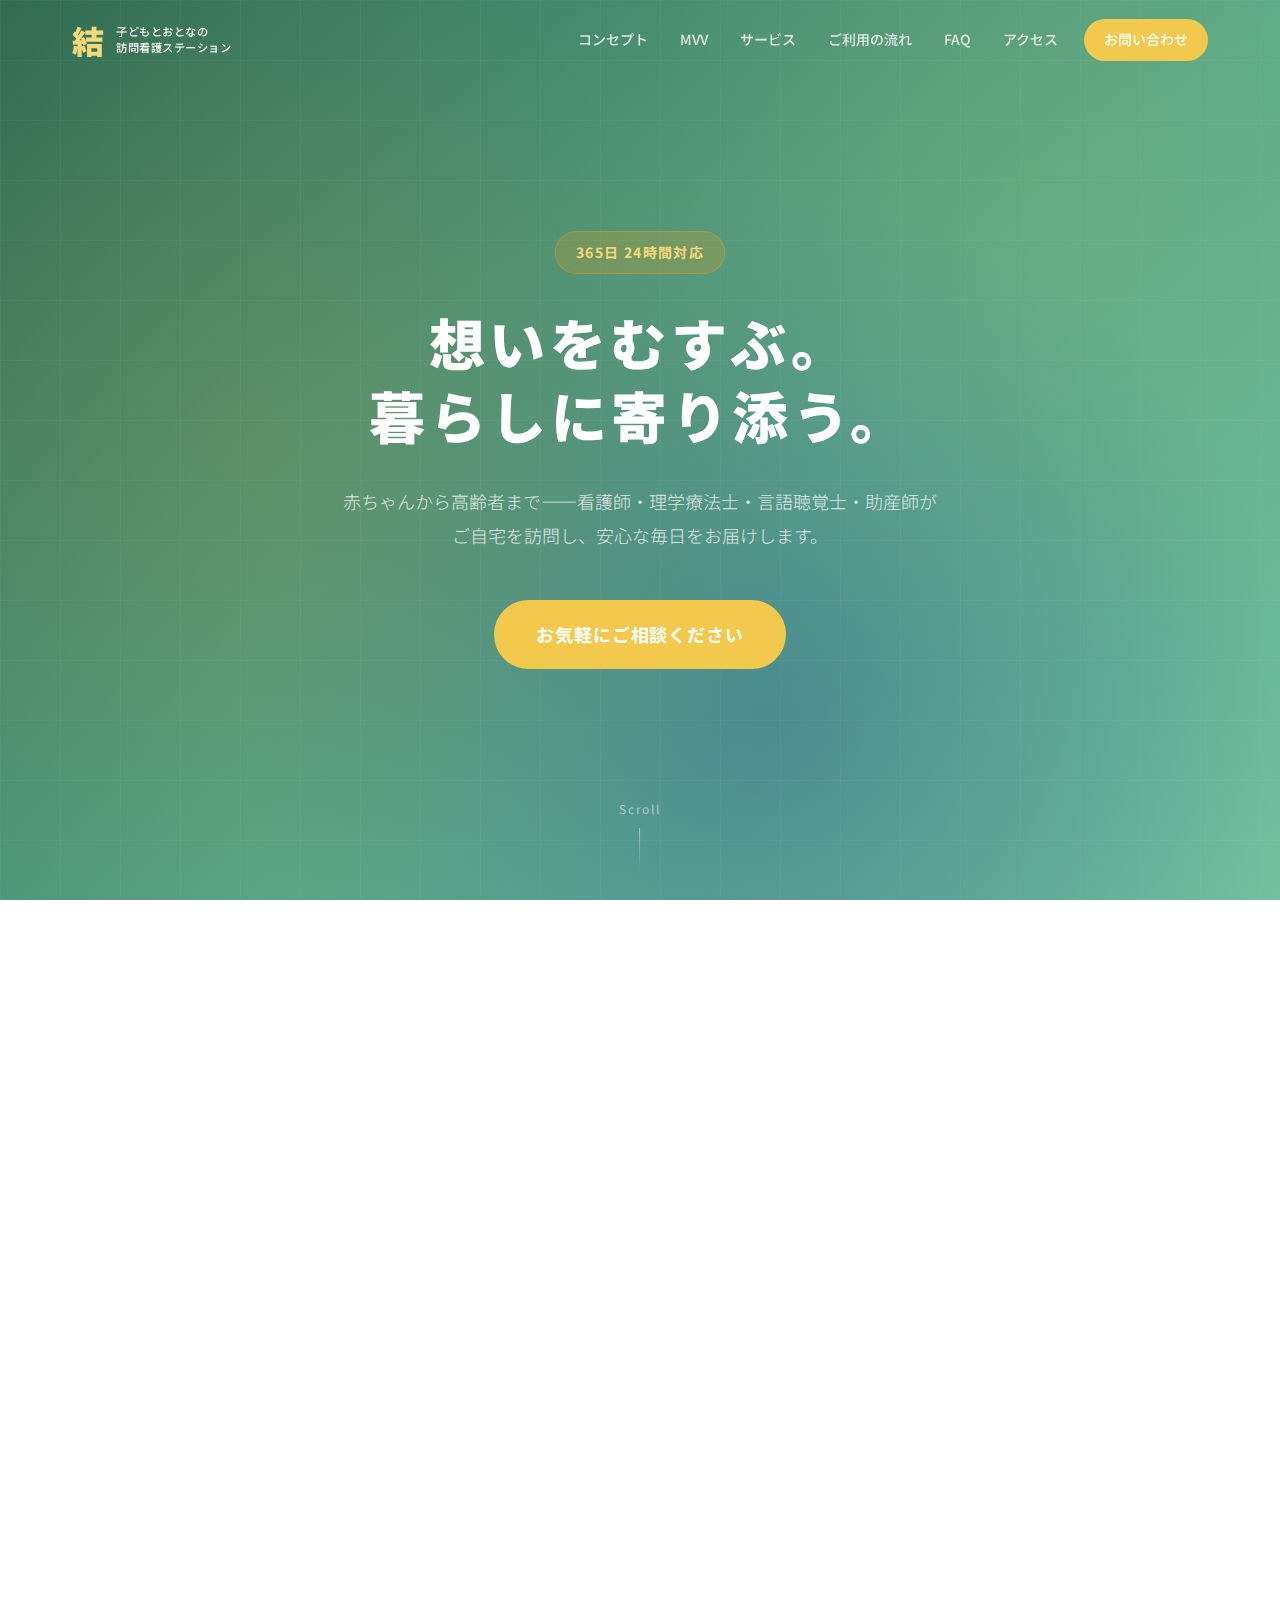
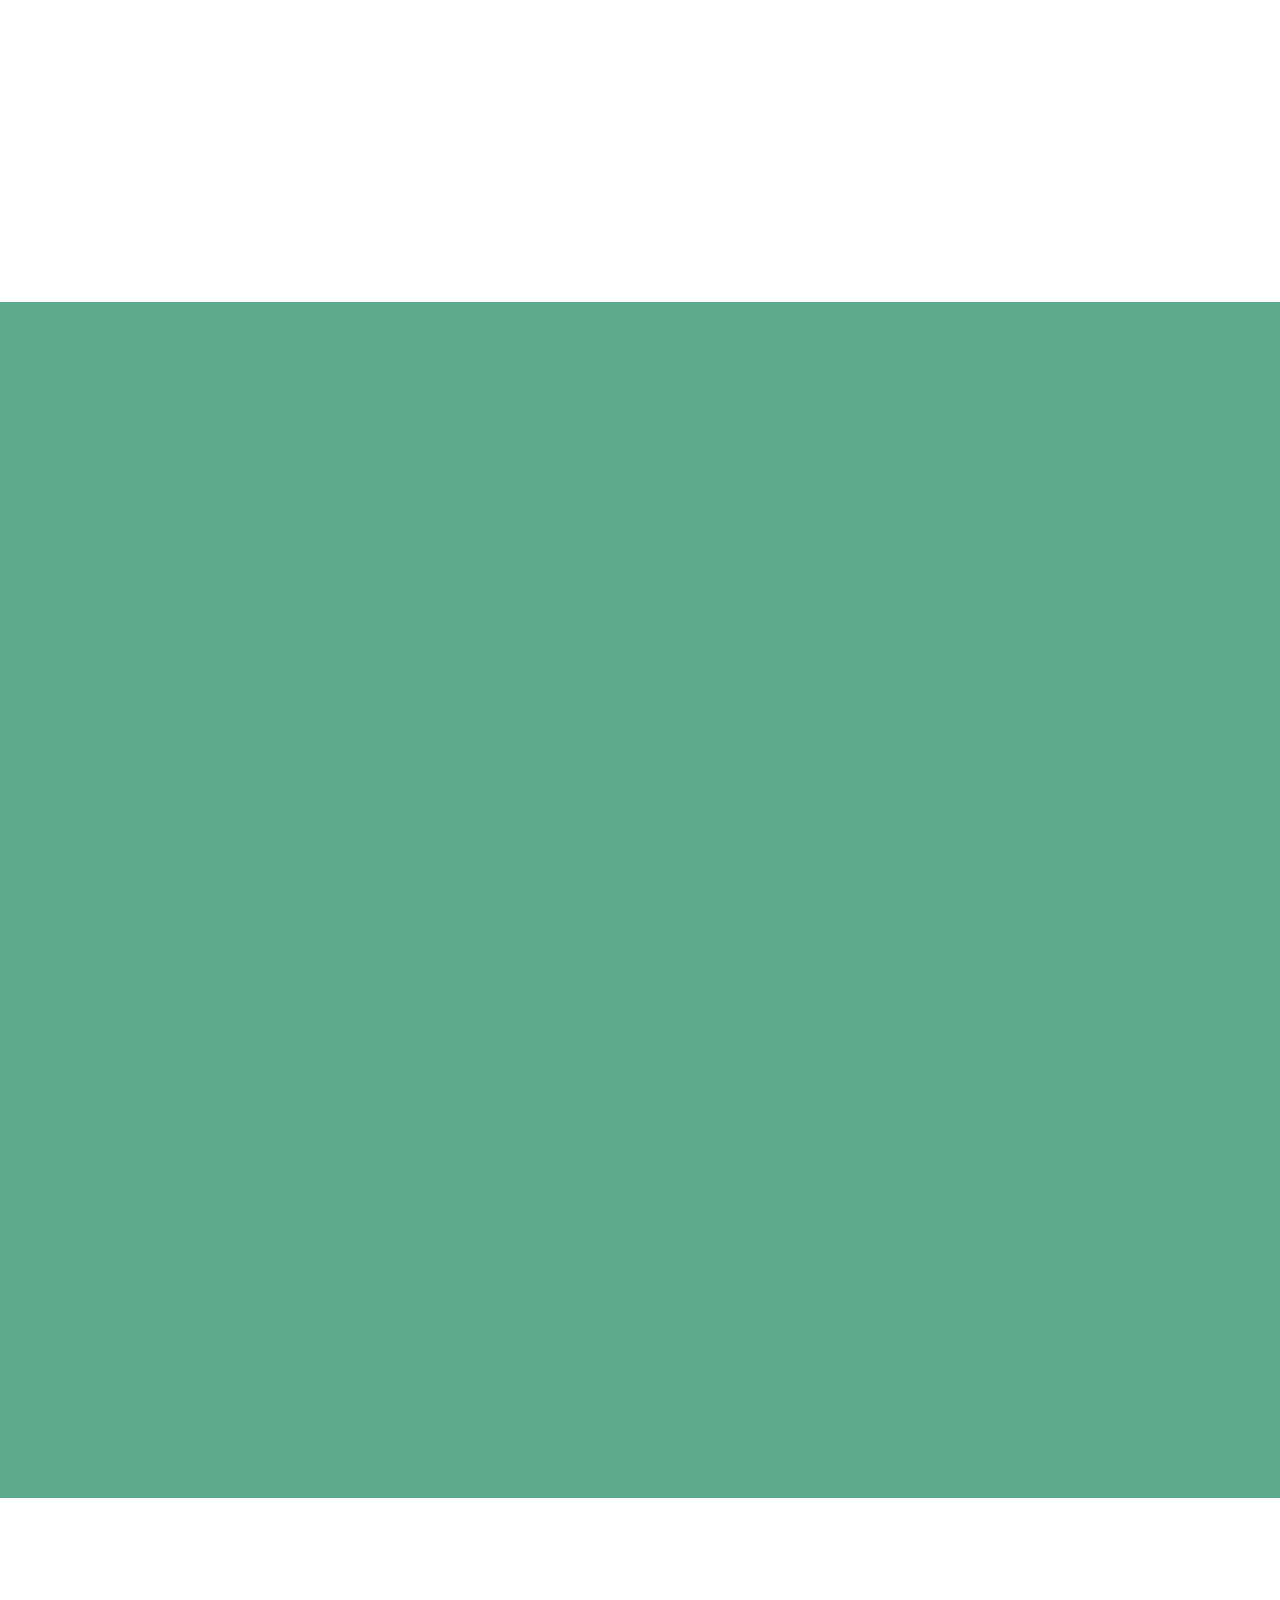
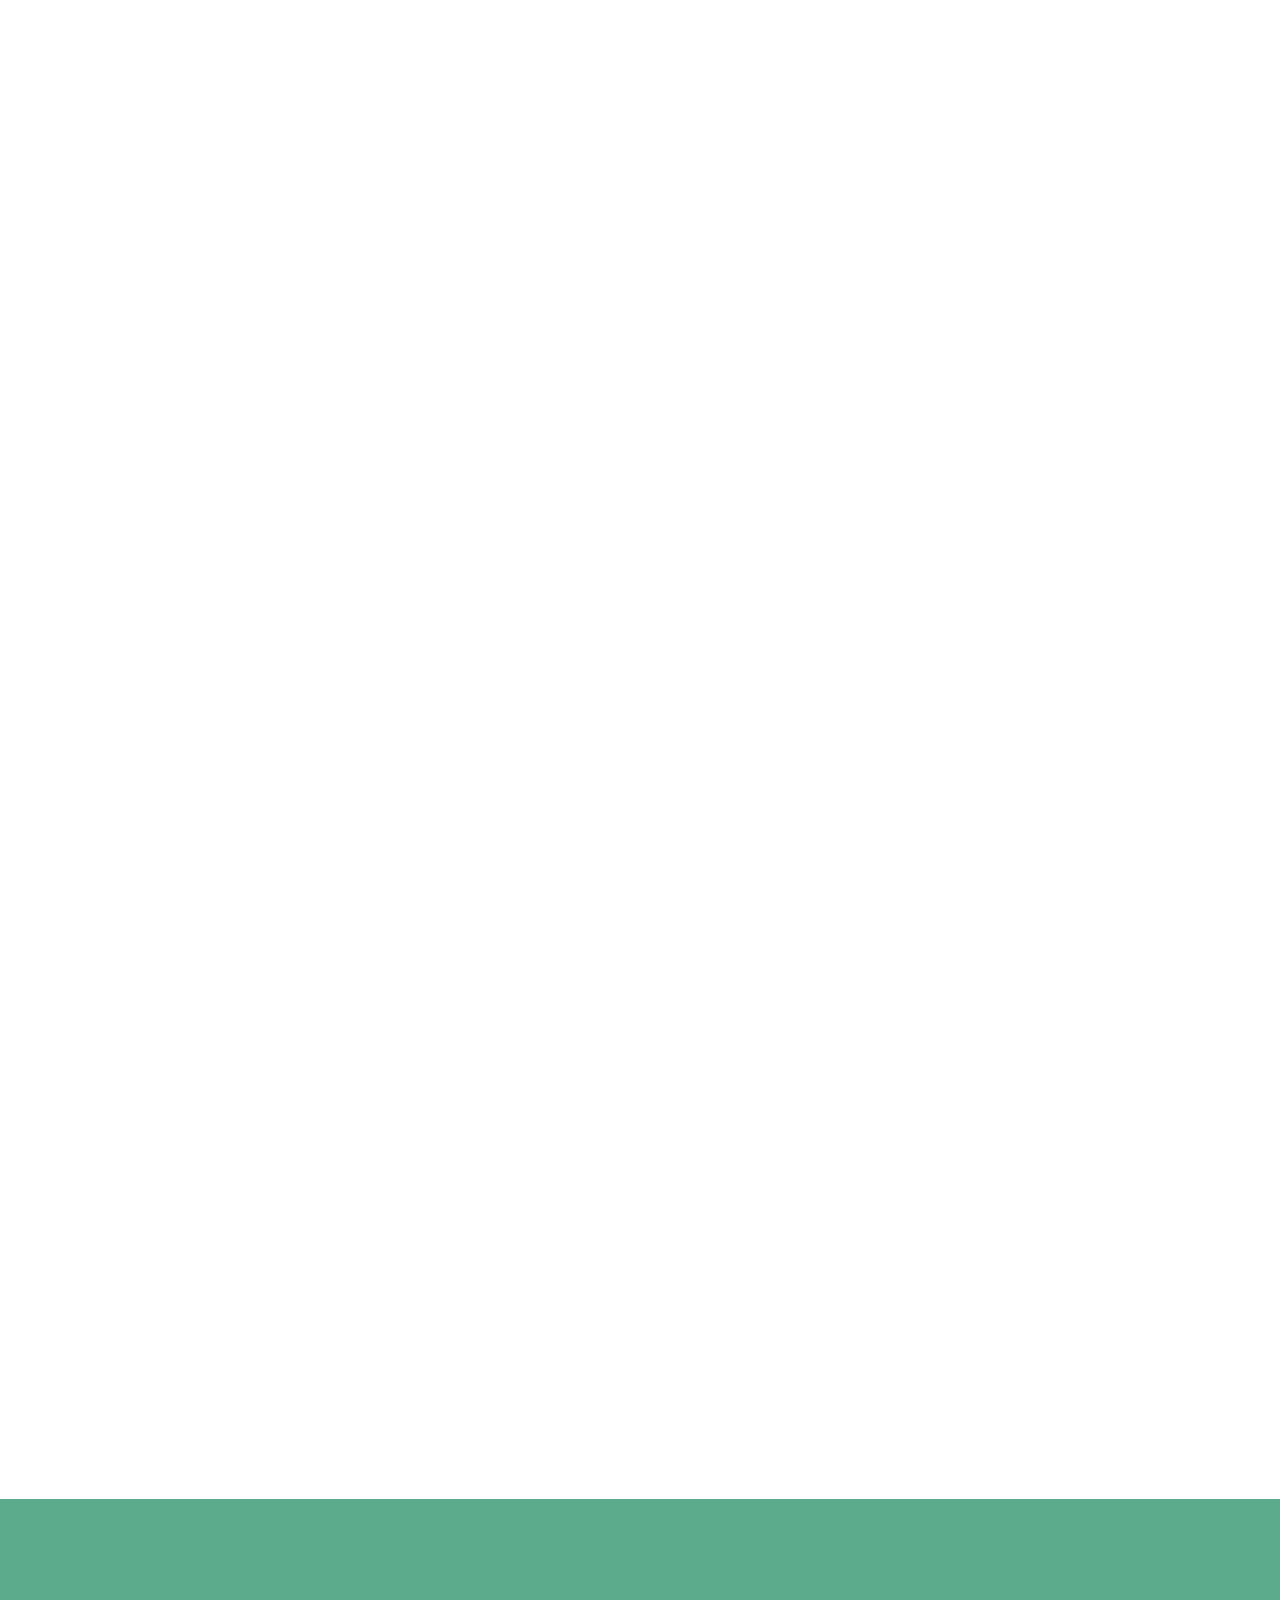
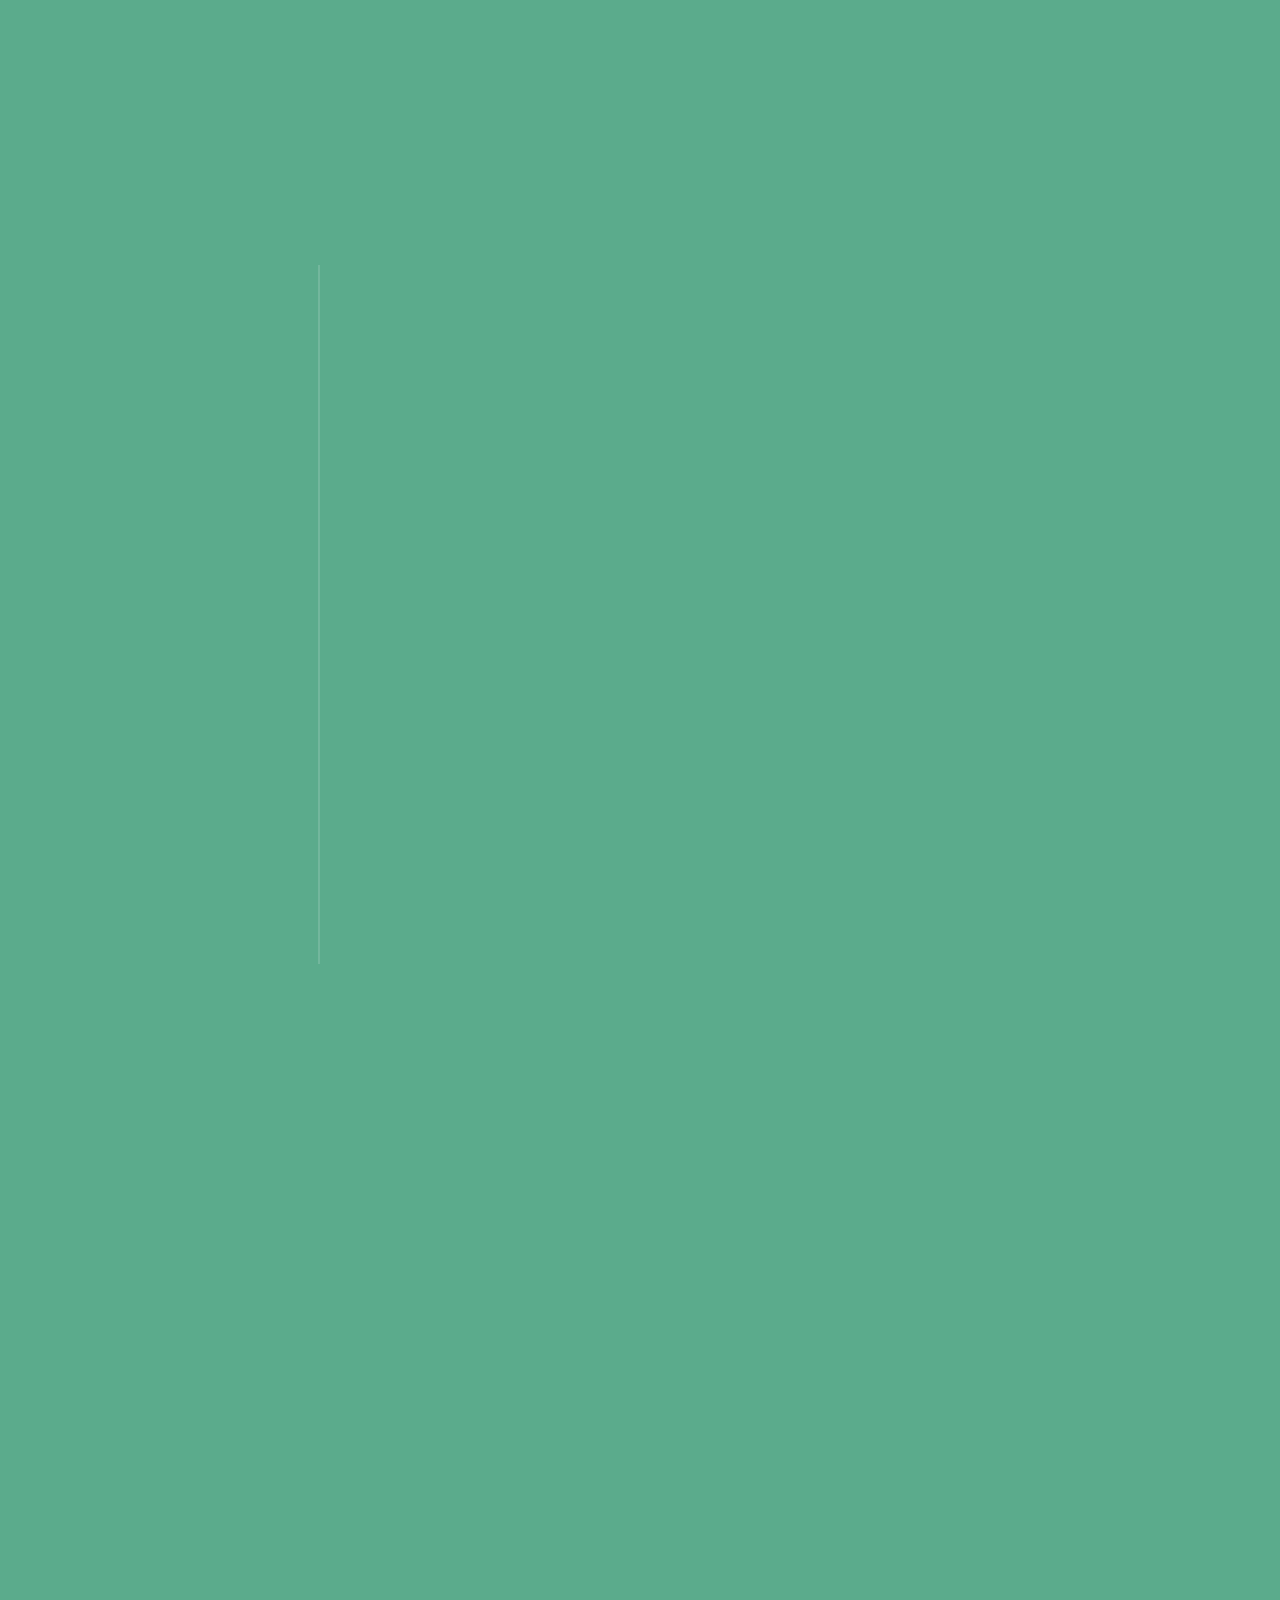
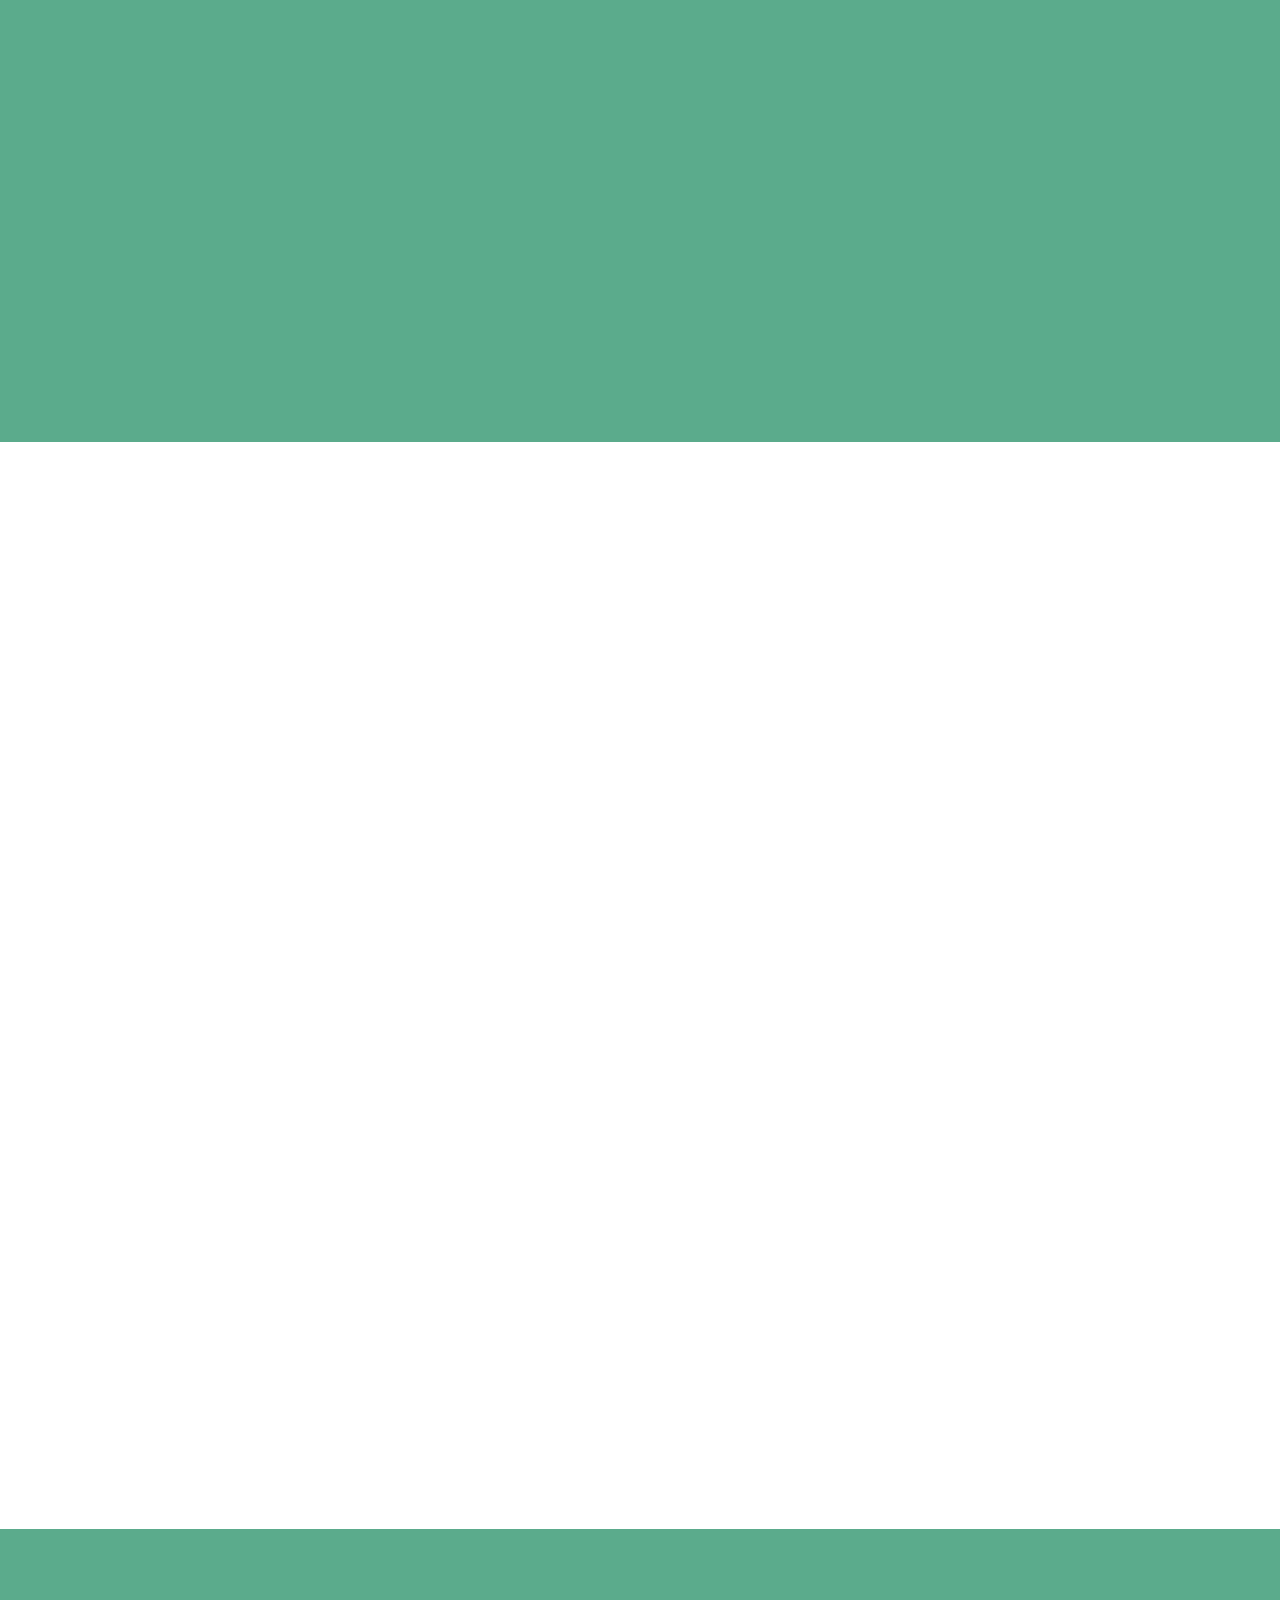
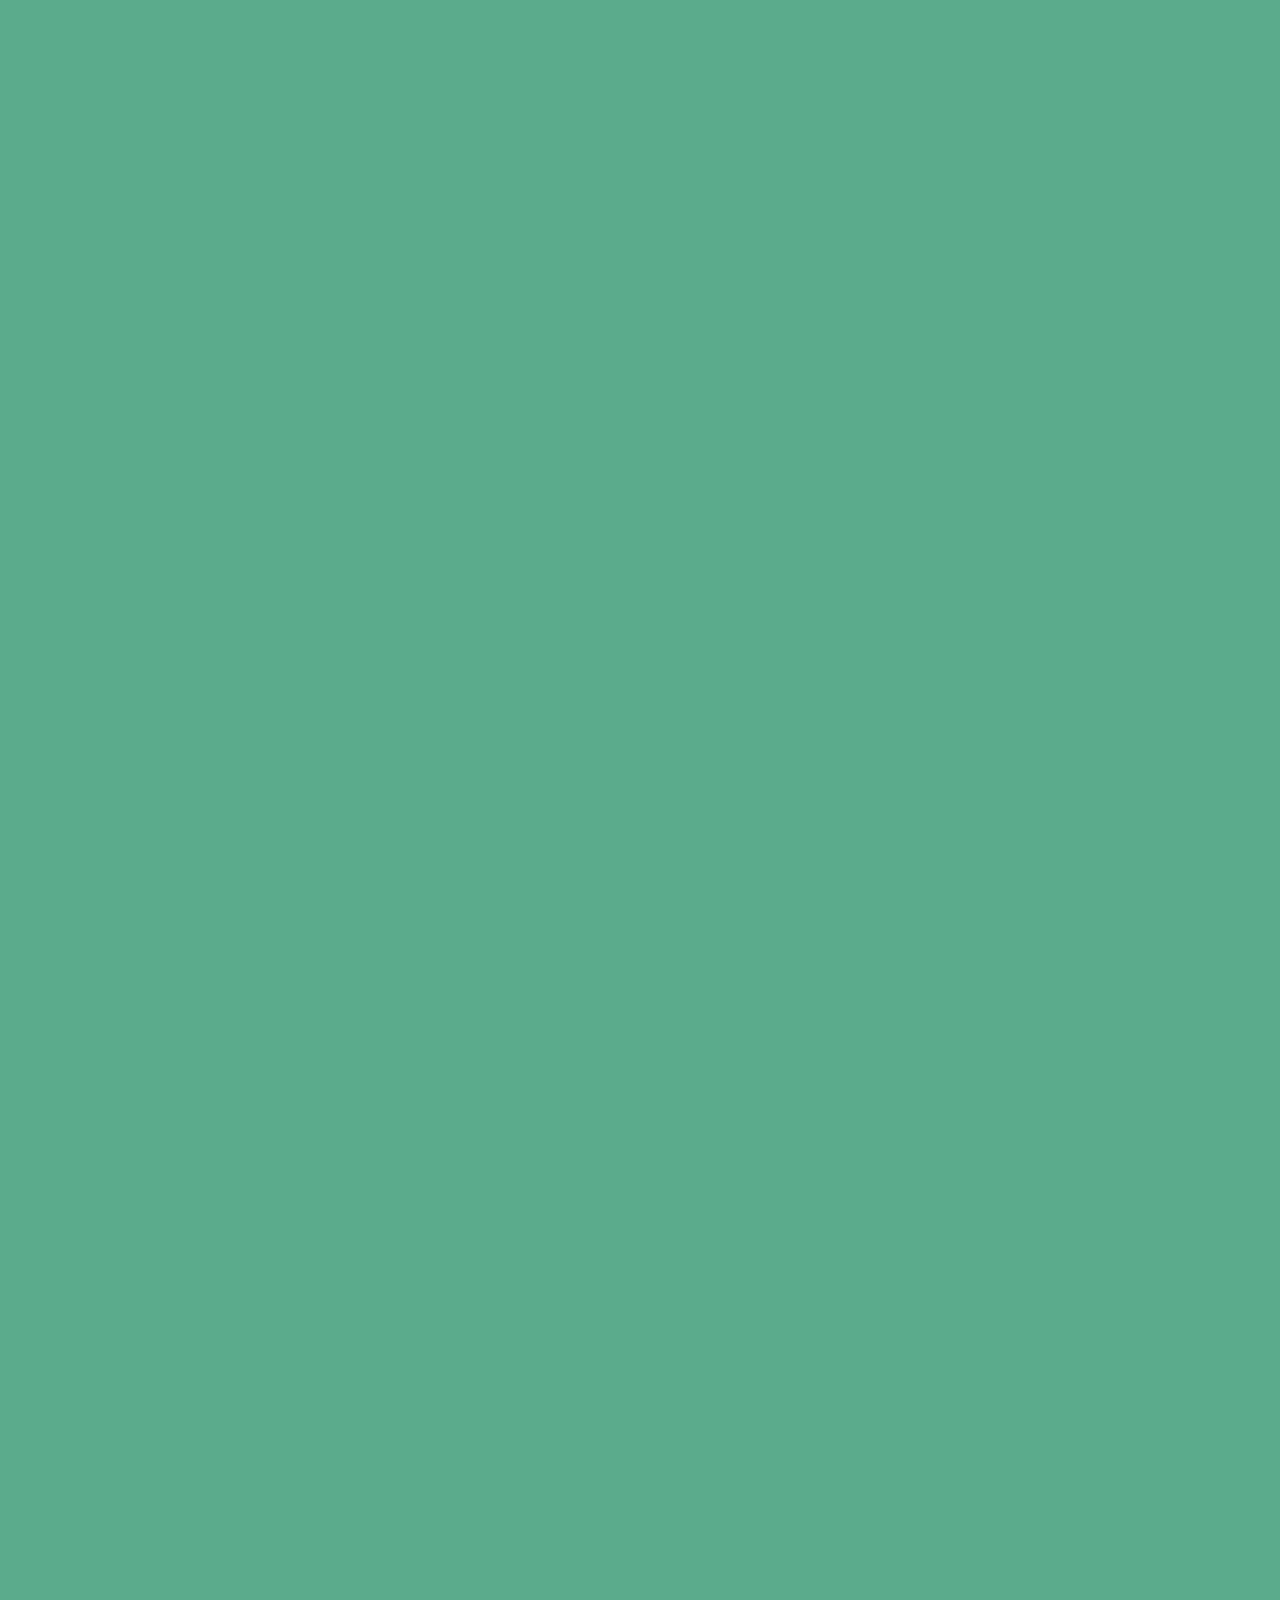
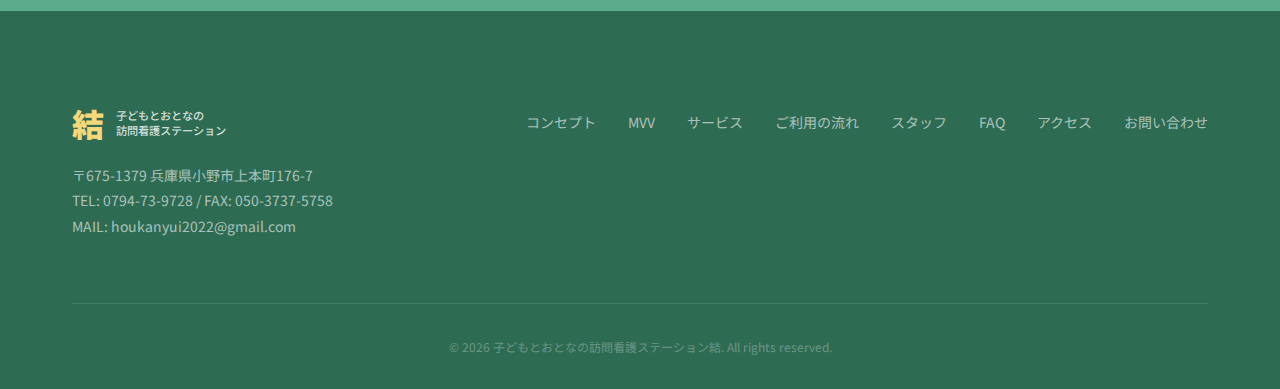
<file: index.html>
<!DOCTYPE html>
<html lang="ja">
<head>
  <meta charset="UTF-8">
  <meta name="viewport" content="width=device-width, initial-scale=1.0">
  <title>子どもとおとなの訪問看護ステーション結</title>
  <meta name="description" content="想いをむすぶ。暮らしに寄り添う。子どもとおとなの訪問看護ステーション結は、兵庫県小野市を拠点に365日24時間対応の訪問看護サービスを提供しています。">
  <link rel="preconnect" href="https://fonts.googleapis.com">
  <link rel="preconnect" href="https://fonts.gstatic.com" crossorigin>
  <link href="https://fonts.googleapis.com/css2?family=Noto+Sans+JP:wght@300;400;500;700;900&display=swap" rel="stylesheet">
  <link rel="stylesheet" href="css/style.css">
</head>
<body>

  <!-- ========== HEADER ========== -->
  <header class="header" id="header">
    <div class="header__inner">
      <a href="#" class="header__logo">
        <span class="header__logo-mark">結</span>
        <span class="header__logo-text">子どもとおとなの<br>訪問看護ステーション</span>
      </a>
      <nav class="header__nav" id="nav">
        <ul class="header__nav-list">
          <li><a href="#concept" class="header__nav-link">コンセプト</a></li>
          <li><a href="#mvv" class="header__nav-link">MVV</a></li>
          <li><a href="#services" class="header__nav-link">サービス</a></li>
          <li><a href="#flow" class="header__nav-link">ご利用の流れ</a></li>
          <!-- <li><a href="#staff" class="header__nav-link">スタッフ</a></li> -->
          <li><a href="#faq" class="header__nav-link">FAQ</a></li>
          <li><a href="#access" class="header__nav-link">アクセス</a></li>
          <li><a href="#contact" class="header__nav-link header__nav-link--cta">お問い合わせ</a></li>
        </ul>
      </nav>
      <button class="header__hamburger" id="hamburger" aria-label="メニューを開く">
        <span></span>
        <span></span>
        <span></span>
      </button>
    </div>
  </header>

  <!-- ========== HERO ========== -->
  <section class="hero" id="hero">
    <div class="hero__bg"></div>
    <div class="hero__content">
      <div class="hero__badge">365日 24時間対応</div>
      <h1 class="hero__title">
        <span class="hero__title-main">想いをむすぶ。<br>暮らしに寄り添う。</span>
      </h1>
      <p class="hero__subtitle">赤ちゃんから高齢者まで——<br class="sp-only">看護師・理学療法士・言語聴覚士・助産師が<br>ご自宅を訪問し、安心な毎日をお届けします。</p>
      <a href="#contact" class="btn btn--primary btn--lg">お気軽にご相談ください</a>
    </div>
    <div class="hero__scroll">
      <span>Scroll</span>
      <div class="hero__scroll-line"></div>
    </div>
  </section>

  <!-- ========== CONCEPT ========== -->
  <section class="section concept" id="concept">
    <div class="container">
      <div class="section__header fade-in">
        <span class="section__label">Concept</span>
        <h2 class="section__title">コンセプト</h2>
      </div>
      <div class="concept__message fade-in">
        <div class="concept__symbol">結</div>
        <p class="concept__catchphrase">想いを"むすぶ"、暮らしに寄りそう。</p>
        <p class="concept__text">
          私たちは、"結（ゆい）"＝つながりを大切にし、<br>
          これまでの生活史に寄り添いながら、<br>
          利用者やその家族の「想い」や「こうなりたい」という願いを、<br>
          支援の中で静かにむすび育てていきます。<br><br>
          「安心して暮らせること」も、<br>
          「自分らしく生きていくこと」も――<br>
          私たちは、その両方を丁寧に支援させていただきます。
        </p>
      </div>
    </div>
  </section>

  <!-- ========== MVV ========== -->
  <section class="section section--dark mvv" id="mvv">
    <div class="container">
      <div class="section__header fade-in">
        <span class="section__label">Mission / Vision / Value</span>
        <h2 class="section__title">私たちの想い</h2>
      </div>

      <div class="mvv__grid">
        <div class="mvv__card fade-in">
          <span class="mvv__card-label">Mission｜使命</span>
          <h3 class="mvv__card-title">命のはじまりから最期まで</h3>
          <p class="mvv__card-text">私たちは、赤ちゃんから高齢者まで、一人ひとりの「こうなりたい」という想いに寄り添い、本人とその家族が"自分らしく歩む力"を信じて支え続けます。</p>
        </div>
        <div class="mvv__card fade-in">
          <span class="mvv__card-label">Vision｜目指す未来</span>
          <h3 class="mvv__card-title">自分らしく生きられる地域を</h3>
          <p class="mvv__card-text">専門職が学び合い、高め合うチームでありながら、利用者やその家族の暮らしに寄り添い、想いを結び、「自分らしく生きられる地域」を育てていきます。</p>
        </div>
      </div>

      <div class="values__heading fade-in">
        <span class="values__heading-label">Value｜大切にする価値観</span>
        <h3 class="values__heading-title">5つの価値観</h3>
      </div>
      <div class="values__grid">
        <div class="values__card fade-in">
          <div class="values__card-icon">
            <svg viewBox="0 0 24 24" fill="none" stroke="currentColor" stroke-width="2" width="24" height="24"><path d="M12 22s8-4 8-10V5l-8-3-8 3v7c0 6 8 10 8 10z"/></svg>
          </div>
          <h4 class="values__card-title">安心と安全</h4>
          <p class="values__card-text">日々、知識と技術の向上を図り安心安全の看護を届ける</p>
        </div>
        <div class="values__card fade-in">
          <div class="values__card-icon">
            <svg viewBox="0 0 24 24" fill="none" stroke="currentColor" stroke-width="2" width="24" height="24"><path d="M20.84 4.61a5.5 5.5 0 00-7.78 0L12 5.67l-1.06-1.06a5.5 5.5 0 00-7.78 7.78l1.06 1.06L12 21.23l7.78-7.78 1.06-1.06a5.5 5.5 0 000-7.78z"/></svg>
          </div>
          <h4 class="values__card-title">信頼</h4>
          <p class="values__card-text">本人や家族の「こうなりたい」という想いを信じて関わる</p>
        </div>
        <div class="values__card fade-in">
          <div class="values__card-icon">
            <svg viewBox="0 0 24 24" fill="none" stroke="currentColor" stroke-width="2" width="24" height="24"><path d="M17 21v-2a4 4 0 00-4-4H5a4 4 0 00-4 4v2"/><circle cx="9" cy="7" r="4"/><path d="M23 21v-2a4 4 0 00-3-3.87"/><path d="M16 3.13a4 4 0 010 7.75"/></svg>
          </div>
          <h4 class="values__card-title">連携</h4>
          <p class="values__card-text">医療・介護・地域と手を取り合い、支援の輪をむすぶ</p>
        </div>
        <div class="values__card fade-in">
          <div class="values__card-icon">
            <svg viewBox="0 0 24 24" fill="none" stroke="currentColor" stroke-width="2" width="24" height="24"><polygon points="12 2 15.09 8.26 22 9.27 17 14.14 18.18 21.02 12 17.77 5.82 21.02 7 14.14 2 9.27 8.91 8.26 12 2"/></svg>
          </div>
          <h4 class="values__card-title">クリエイティブ</h4>
          <p class="values__card-text">枠にとらわれず、その人に合った支援を創造する</p>
        </div>
        <div class="values__card fade-in">
          <div class="values__card-icon">
            <svg viewBox="0 0 24 24" fill="none" stroke="currentColor" stroke-width="2" width="24" height="24"><path d="M22 11.08V12a10 10 0 11-5.93-9.14"/><polyline points="22 4 12 14.01 9 11.01"/></svg>
          </div>
          <h4 class="values__card-title">貢献</h4>
          <p class="values__card-text">信頼感を欠かさず、任せて頂ける存在として価値を提供し続ける</p>
        </div>
      </div>
    </div>
  </section>

  <!-- ========== SERVICES ========== -->
  <section class="section services" id="services">
    <div class="container">
      <div class="section__header fade-in">
        <span class="section__label">Services</span>
        <h2 class="section__title">サービス紹介</h2>
        <p class="section__desc">医療保険・介護保険が適応の方に対して、専門スタッフがご自宅を訪問します。</p>
      </div>

      <div class="services__badge fade-in">
        <span class="services__badge-inner">365日 24時間対応</span>
      </div>
      <p class="services__staff-types fade-in">
        【 看護師・理学療法士・言語聴覚士・助産師 】がご自宅を訪問します
      </p>

      <div class="services__tabs fade-in">
        <button class="services__tab services__tab--active" data-tab="children">子ども向けサービス</button>
        <button class="services__tab" data-tab="adults">おとな向けサービス</button>
      </div>

      <div class="services__content">
        <!-- 子ども向け -->
        <div class="services__panel services__panel--active" id="tab-children">
          <div class="services__grid">
            <div class="services__card fade-in">
              <div class="services__card-number">01</div>
              <h3 class="services__card-title">小児訪問看護</h3>
              <p class="services__card-text">NICU退院後のお子さまや、医療的ケアが必要なお子さまへの看護ケアを提供します。0歳（新生児）から対応しております。</p>
            </div>
            <div class="services__card fade-in">
              <div class="services__card-number">02</div>
              <h3 class="services__card-title">医療的ケア</h3>
              <p class="services__card-text">人工呼吸器管理、経管栄養、吸引など、医療的ケアが必要なお子さまの在宅生活を支援します。</p>
            </div>
            <div class="services__card fade-in">
              <div class="services__card-number">03</div>
              <h3 class="services__card-title">発達支援</h3>
              <p class="services__card-text">発達に心配のあるお子さまの成長を見守り、言語聴覚士・理学療法士と共にサポートします。</p>
            </div>
            <div class="services__card fade-in">
              <div class="services__card-number">04</div>
              <h3 class="services__card-title">家族支援</h3>
              <p class="services__card-text">育児の不安やお悩みに寄り添い、助産師を含むスタッフがご家族全体の生活をサポートします。</p>
            </div>
          </div>
        </div>

        <!-- おとな向け -->
        <div class="services__panel" id="tab-adults">
          <div class="services__grid">
            <div class="services__card fade-in">
              <div class="services__card-number">01</div>
              <h3 class="services__card-title">日常生活のケア</h3>
              <p class="services__card-text">清拭やおむつ交換等の日常生活のケアを始め、健康状態の観察や療養上のお世話を行います。</p>
            </div>
            <div class="services__card fade-in">
              <div class="services__card-number">02</div>
              <h3 class="services__card-title">医療処置・点滴管理</h3>
              <p class="services__card-text">点滴管理、褥瘡ケア、カテーテル管理など、医師の指示に基づいた医療処置を行います。</p>
            </div>
            <div class="services__card fade-in">
              <div class="services__card-number">03</div>
              <h3 class="services__card-title">リハビリテーション</h3>
              <p class="services__card-text">理学療法士・言語聴覚士が在籍。専門的なリハビリテーションで日常生活動作の維持・改善を目指します。</p>
            </div>
            <div class="services__card fade-in">
              <div class="services__card-number">04</div>
              <h3 class="services__card-title">ターミナルケア・精神科訪問看護</h3>
              <p class="services__card-text">人生の最期をご自宅で過ごしたい方への緩和ケアや、精神疾患をお持ちの方の生活安定をサポートします。</p>
            </div>
          </div>
        </div>
      </div>

      <div class="services__certifications fade-in">
        <p class="services__certifications-title">指定医療届出済み</p>
        <div class="services__certifications-list">
          <span>小児慢性特定疾患</span>
          <span>特定疾患（難病）</span>
          <span>自立支援医療（精神通院・更生・育成医療）</span>
          <span>精神科訪問看護</span>
        </div>
      </div>
    </div>
  </section>

  <!-- ========== FLOW ========== -->
  <section class="section section--dark flow" id="flow">
    <div class="container">
      <div class="section__header fade-in">
        <span class="section__label">Flow</span>
        <h2 class="section__title">ご利用の流れ</h2>
        <p class="section__desc">初回のご相談からサービス開始まで、丁寧にサポートいたします。</p>
      </div>
      <div class="flow__timeline">
        <div class="flow__step fade-in">
          <div class="flow__step-number">1</div>
          <div class="flow__step-content">
            <h3 class="flow__step-title">お問い合わせ・ご相談</h3>
            <p class="flow__step-text">お電話（0794-73-9728）またはお問い合わせフォームよりお気軽にご連絡ください。ご状況やご希望を伺います。</p>
          </div>
        </div>
        <div class="flow__step fade-in">
          <div class="flow__step-number">2</div>
          <div class="flow__step-content">
            <h3 class="flow__step-title">主治医への相談・指示書の発行</h3>
            <p class="flow__step-text">主治医に訪問看護の必要性を確認し、訪問看護指示書を発行していただきます。取得のサポートも行っております。</p>
          </div>
        </div>
        <div class="flow__step fade-in">
          <div class="flow__step-number">3</div>
          <div class="flow__step-content">
            <h3 class="flow__step-title">初回訪問・アセスメント</h3>
            <p class="flow__step-text">ご自宅に伺い、ご本人・ご家族の状況を詳しく把握し、看護計画を作成します。</p>
          </div>
        </div>
        <div class="flow__step fade-in">
          <div class="flow__step-number">4</div>
          <div class="flow__step-content">
            <h3 class="flow__step-title">契約・サービス開始</h3>
            <p class="flow__step-text">看護計画にご同意いただいた後、契約を締結し、訪問看護サービスを開始します。</p>
          </div>
        </div>
        <div class="flow__step fade-in">
          <div class="flow__step-number">5</div>
          <div class="flow__step-content">
            <h3 class="flow__step-title">定期訪問・計画の見直し</h3>
            <p class="flow__step-text">定期的に訪問し、状態に応じて看護計画を見直しながらケアを継続します。往診医やケアマネジャー、セラピストと連携して支援いたします。</p>
          </div>
        </div>
      </div>
    </div>
  </section>

  <!-- ========== STAFF（一時非表示）========== -->

  <!-- ========== FAQ ========== -->
  <section class="section section--dark faq" id="faq">
    <div class="container">
      <div class="section__header fade-in">
        <span class="section__label">FAQ</span>
        <h2 class="section__title">よくある質問</h2>
      </div>
      <div class="faq__list">
        <div class="faq__item fade-in">
          <button class="faq__question">
            <span>訪問看護を利用するにはどうすればいいですか？</span>
            <span class="faq__icon"></span>
          </button>
          <div class="faq__answer">
            <p>まずはお気軽にお電話（0794-73-9728）またはお問い合わせフォームよりご連絡ください。主治医の訪問看護指示書が必要となりますが、取得のサポートも行っております。</p>
          </div>
        </div>
        <div class="faq__item fade-in">
          <button class="faq__question">
            <span>どのような保険が使えますか？</span>
            <span class="faq__icon"></span>
          </button>
          <div class="faq__answer">
            <p>医療保険・介護保険のいずれかでご利用いただけます。小児慢性特定疾患、特定疾患（難病）、自立支援医療（精神通院・更生・育成医療）にも対応しております。詳しくはお問い合わせください。</p>
          </div>
        </div>
        <div class="faq__item fade-in">
          <button class="faq__question">
            <span>訪問の頻度や時間はどのくらいですか？</span>
            <span class="faq__icon"></span>
          </button>
          <div class="faq__answer">
            <p>ご利用者さまのご病気や状態、ご要望に応じて、週1回〜毎日の訪問が可能です。1回の訪問時間は30分〜90分程度です。主治医やケアマネジャーと相談のうえ決定いたします。</p>
          </div>
        </div>
        <div class="faq__item fade-in">
          <button class="faq__question">
            <span>子どもの訪問看護は何歳から利用できますか？</span>
            <span class="faq__icon"></span>
          </button>
          <div class="faq__answer">
            <p>0歳（新生児）から対応しております。NICUからの退院直後のお子さまや、医療的ケアが必要なお子さま、発達に心配のあるお子さまなど、幅広く対応いたします。</p>
          </div>
        </div>
        <div class="faq__item fade-in">
          <button class="faq__question">
            <span>対応エリアはどこですか？</span>
            <span class="faq__icon"></span>
          </button>
          <div class="faq__answer">
            <p>小野市、三木市、加古川市、稲美町、加西市、加東市、西脇市を中心にサービスを提供しています。概ね30分圏内のエリアに対応しております。その他近隣地域の方もお気軽にご相談ください。</p>
          </div>
        </div>
        <div class="faq__item fade-in">
          <button class="faq__question">
            <span>緊急時の対応はしてもらえますか？</span>
            <span class="faq__icon"></span>
          </button>
          <div class="faq__answer">
            <p>365日24時間対応体制を整えております。緊急時には電話での相談や、必要に応じて臨時の訪問を行います。</p>
          </div>
        </div>
        <div class="faq__item fade-in">
          <button class="faq__question">
            <span>どのようなスタッフが訪問してくれますか？</span>
            <span class="faq__icon"></span>
          </button>
          <div class="faq__answer">
            <p>看護師、理学療法士、言語聴覚士、助産師が在籍しております。ご利用者さまの状態やニーズに応じて、適切な専門スタッフが訪問いたします。</p>
          </div>
        </div>
      </div>
    </div>
  </section>

  <!-- ========== ACCESS ========== -->
  <section class="section access" id="access">
    <div class="container">
      <div class="section__header fade-in">
        <span class="section__label">Access</span>
        <h2 class="section__title">アクセス</h2>
      </div>
      <div class="access__content fade-in">
        <div class="access__info">
          <div class="access__info-item">
            <h3 class="access__info-label">事業所名</h3>
            <p class="access__info-value">子どもとおとなの訪問看護ステーション結</p>
          </div>
          <div class="access__info-item">
            <h3 class="access__info-label">所在地</h3>
            <p class="access__info-value">〒675-1379<br>兵庫県小野市上本町176-7</p>
          </div>
          <div class="access__info-item">
            <h3 class="access__info-label">電話番号</h3>
            <p class="access__info-value"><a href="tel:0794-73-9728" class="access__phone">0794-73-9728</a></p>
          </div>
          <div class="access__info-item">
            <h3 class="access__info-label">FAX</h3>
            <p class="access__info-value">050-3737-5758</p>
          </div>
          <div class="access__info-item">
            <h3 class="access__info-label">メール</h3>
            <p class="access__info-value"><a href="mailto:houkanyui2022@gmail.com">houkanyui2022@gmail.com</a></p>
          </div>
          <div class="access__info-item">
            <h3 class="access__info-label">営業時間</h3>
            <p class="access__info-value">365日 24時間対応</p>
          </div>
        </div>
        <div class="access__area">
          <h3 class="access__area-title">対応エリア</h3>
          <div class="access__area-map">
            <svg viewBox="115 205 230 230" xmlns="http://www.w3.org/2000/svg">
              <!-- 兵庫県地図（Wikimedia Commons / CC BY-SA 3.0 / Author: Lincun） -->
              <rect width="405" height="600" fill="#ffffff" />
              <!-- 地域パス -->
              <path fill="#e8e0d8" d="m 406,115 -1,2 1,2 z m 0,7 -1,1 v 2 l 1,1 z m 0,-38 -4,-1 -3,-5 3,-7 -1,-2 1,-1 -1,-7 -3,1 -2,-1 1,4 -2,1 h 4 v 2 l -1,1 -1,3 h -3 v -3 l -1,3 h -3 l 1,-4 -2,2 -2,-1 5,-10 -7,4 -4,8 v 2 l 8,6 -1,1 2,5 h -2 l -4,7 4,6 5,2 v 3 h 3 l 1,3 -2,2 3,3 2,-2 5,1 1,4 z m 0,42 -1,-1 v -2 l 1,-1 v -3 l -1,-2 1,-2 v -1 l -1,-4 -5,-1 -2,2 -3,-3 2,-2 -1,-3 h -3 v -3 l -5,-2 -4,-6 4,-7 h 2 l -2,-5 1,-1 -8,-6 v -2 l 4,-8 7,-4 h -3 l -1,-2 h -2 l 1,-1 -1,-2 -4,1 -1,-4 2,-2 -1,-2 2,-2 1,1 v -4 l -3,2 -1,2 -5,1 1,3 -3,1 v 5 l -4,-1 -3,3 -1,-2 v 2 l -3,2 -3,-2 -9,7 -2,-1 v -2 l -2,6 v 4 l 2,1 v -2 2 h 2 l -2,7 9,-1 2,1 3,-5 h 2 l -2,3 2,1 -1,2 h 2 l -1,6 1,2 h -2 l -1,-1 -1,2 h -4 v -2 l 3,-2 -1,-1 -6,1 -4,-3 1,3 -3,3 3,-1 -1,2 -5,3 -1,4 -3,2 -2,-2 3,-4 -1,-2 1,-1 -1,-1 2,-1 v -3 l 3,-2 v -8 l -3,-4 -4,5 -7,-1 -5,-3 -1,-3 -7,-1 -2,-3 v -4 l 2,-3 2,1 -1,1 2,2 v -2 l 2,1 4,-2 -2,-3 -5,-1 1,-3 -2,-1 v -2 l 2,-1 v -4 l -5,6 -3,-1 v 3 l -1,4 -6,3 2,4 -2,3 -3,1 -3,-4 2,-8 7,-11 9,-8 2,-11 5,-6 2,-1 v -1 l 1,1 3,-3 2,2 -2,2 2,2 2,-1 -1,-6 3,-6 -4,-4 h -3 l 1,-5 h -65 l -2,1 -2,4 -6,2 h -2 l -3,4 h -3 l -1,-1 -6,1 -2,-1 -2,4 h -2 v 3 h -2 l -1,4 -4,3 -8,4 h -5 l -2,-1 -1,1 -1,-1 -3,1 1,-4 h -2 v -2 l -4,1 v 8 h 1 l 1,6 -2,3 v 5 l -4,4 3,1 5,8 10,7 2,3 -1,4 3,6 8,-2 2,1 4,-4 10,-4 9,-2 1,1 2,11 -4,4 3,1 -2,8 h 2 l 3,9 v 16 l -6,-1 -4,6 -8,3 -2,-4 -4,-1 -4,-4 -4,-1 -3,2 -4,5 1,5 -2,6 1,4 -2,3 1,3 3,3 -2,5 5,3 h 2 l 4,4 10,3 2,-1 4,4 v 4 l 8,4 6,-2 3,10 5,-3 3,-5 h 2 l 3,-2 6,2 2,-2 h 4 l 4,3 2,5 -4,6 6,5 2,-1 6,8 -4,2 v 7 h 2 l 4,4 5,-1 3,-5 h 12 l 5,1 1,5 -3,4 -1,-1 1,3 4,1 14,-3 -1,2 1,3 9,1 1,2 h 5 l -1,3 2,3 -2,5 h 2 l 3,4 -1,4 -7,4 v 2 l -2,2 v 4 l 3,2 1,3 -2,4 2,4 h 4 l 2,1 2,-2 4,4 6,-2 16,7 -3,2 2,6 -3,1 2,3 -2,2 1,1 3,3 3,-2 h 4 v 4 l 3,2 z m -56,-44 -2,-1 -1,2 z m 40,-41 -1,4 1,1 z m 16,253 -3,-2 v -4 h -4 l -3,2 -3,-3 -1,-1 2,-2 -2,-3 3,-1 -2,-6 3,-2 -16,-7 -6,2 -4,-4 -2,2 -2,-1 h -4 l -2,-4 2,-4 -1,-3 -3,-2 -6,-2 v 2 l -4,1 -2,3 3,3 4,1 v 12 l 2,3 -3,2 -1,5 2,1 2,3 7,-1 3,6 1,-1 h 5 l -1,-1 1,2 h 2 v 2 l 7,-2 4,4 2,1 2,-1 -1,4 -7,-1 -7,5 3,1 1,5 4,-3 v 2 l -2,7 -2,7 -4,2 2,6 -2,7 2,6 1,-1 4,5 1,8 2,1 1,3 1,-1 1,10 h -3 l -1,2 v 4 l -12,8 4,5 v 2 l -3,1 -1,1 6,-1 -3,3 v 2 l 3,-2 -3,2 -1,4 2,-3 v 2 h 2 v 2 l 7,1 1,6 h -1 v 1 4 l -2,-3 -4,1 1,3 h -2 l -1,-2 v 3 l 5,1 -1,2 3,1 v 1 l -7,-3 1,5 4,2 6,-1 1,-2 v 3 l -3,-1 -1,1 5,1 v 1 h -4 v 2 h 2 v 2 l -2,-2 v 4 h -2 l -1,-6 h -2 l -3,-3 1,7 -2,1 -2,-9 -4,-3 2,15 11,1 -2,6 -6,8 -3,-1 -1,2 1,2 -1,1 -1,-3 -2,1 2,3 -4,1 -1,-1 1,-2 -2,1 v -2 l -2,2 -2,4 v 3 l 2,2 -1,2 1,2 -3,-2 v 4 l 2,-1 -3,3 v -3 l -3,4 2,1 -2,3 v -2 l -2,3 -3,1 -2,4 -2,-1 -1,2 2,1 -1,2 -2,-2 -1,1 2,2 h -2 l 1,1 -8,7 -3,3 h -2 l -3,6 h -5 l -8,11 -6,2 -3,2 h -5 l -8,2 -4,5 -3,-1 v -2 l -2,1 v 1 h -5 l -4,4 1,1 2,-1 1,1 -3,4 1,4 3,1 1,4 4,-2 2,2 h 1 l 1,-3 2,-1 3,1 v 2 l 4,-2 5,1 2,-3 5,-1 v -7 l 6,2 9,-5 5,1 3,-2 4,7 3,-2 v -3 l 6,-3 2,1 -1,-2 4,-2 v -2 l 2,1 4,-1 1,2 10,-1 3,-1 1,-3 h 6 l 2,-3 3,1 3,-1 4,1 6,-6 1,3 4,2 1,5 5,-4 z m -36,143 -2,4 2,1 v 2 l 4,2 5,-7 2,-5 -3,1 -2,2 -2,4 -2,-3 1,-2 -2,-2 z m -8,-42 -2,3 2,3 4,1 -4,-1 -1,-1 3,-5 z m 8,-4 -1,-1 -5,2 v 2 l 6,1 z m -2,19 1,3 h 5 v -3 z m -1,-7 v 4 l 5,-3 h 1 l -3,2 4,2 1,1 6,-2 -1,-5 -2,-1 z m -48,81 4,-3 4,-3 -2,-2 h -2 l -3,2 -4,3 -3,3 2,3 z m 30,-15 -3,5 2,2 4,-6 -2,-3 z m 57,43 -5,4 -1,-5 -4,-2 -1,-3 -6,6 -4,-1 -3,1 -3,-1 -2,3 h -6 l -1,3 -3,1 -10,1 -1,-2 -4,1 -2,-1 v 2 l -4,2 1,2 -2,-1 -6,3 v 3 l -3,2 -4,-7 -3,2 -5,-1 -9,5 -6,-2 v 7 l -5,1 -2,3 -5,-1 -4,2 v -2 l -3,-1 -2,1 -1,3 h -1 l -2,-2 -4,2 -1,-4 -3,-1 -1,-4 3,-4 -1,-1 -2,1 -1,-1 -6,2 -2,7 2,1 v 3 h -2 l -2,5 8,1 10,8 -1,-3 2,2 3,4 -1,1 -3,-2 -1,3 h 7 l 2,3 -2,2 h 2 v 5 l 2,-1 v 2 l -3,1 -1,-3 1,5 2,-1 v 3 l 6,-2 3,5 -2,-4 1,-1 h 2 l 1,11 h 3 l -3,4 5,-2 3,1 h -2 l -2,3 h -6 l -2,3 -5,-2 -9,1 -1,2 2,1 1,-2 v 4 l 3,2 1,2 h -2 v 1 l -7,-4 -1,3 v 1 h 126 z m -128,89 -1,-1 v -2 l -2,1 1,2 z m -7,-1 h -3 l 2,1 z m -26,-62 3,1 4,-6 2,-1 -3,1 -2,3 h -3 z m 12,-7 -2,1 4,1 5,-2 z M -1,197 h 6 l 4,-3 6,-1 4,-4 6,5 5,-2 h 7 l 5,-6 10,-5 2,-2 -1,-3 3,-1 3,-2 3,5 6,1 4,3 4,-3 h 5 l -1,-2 5,-2 3,-5 9,-6 -2,-6 2,-5 -4,-4 v -3 l 1,-5 2,-5 -3,-3 v -2 l -4,-1 -6,-4 4,-11 -2,-2 v -5 l -11,-6 -2,-10 1,-2 -3,-7 1,-3 -1,-2 -4,-3 4,-10 -2,-1 2,-2 -2,-5 h -3 l -2,-2 2,-7 -5,-5 -7,-3 v -2 l -1,4 -6,1 -1,-3 h -1 l -2,6 H 32 l -3,2 v 5 l -4,1 -2,4 -13,5 -11,2 z m 0,196 3,-1 -2,-3 3,1 3,-3 -3,-2 4,-1 v -1 h 3 v -3 l 2,1 -2,-7 H 8 l -4,3 -3,-1 -2,1 z m 0,-17 4,-2 h -4 z m 0,-4 1,-1 v -1 l -1,-1 z m 0,-4 h 1 8 l 1,2 -2,3 3,-1 2,2 8,-1 v -4 h 2 v -2 l 3,2 1,-2 3,-1 5,2 2,4 1,-4 -3,-2 2,-9 5,-3 -6,-3 v -9 h -2 l -1,-4 -3,-2 -3,-2 v -2 h -7 v -5 l -3,-4 1,-7 3,-2 -1,-3 h 2 v -2 l 6,-3 2,-4 -4,-5 -3,-1 v -3 l -6,-2 v -3 l 7,-7 -1,-1 1,-4 h -2 v -2 l 5,-5 -6,-3 -1,-3 h 2 l -2,-2 4,-2 2,-5 h 3 l 2,-2 2,1 1,-2 2,1 1,-9 1,-1 -1,-5 5,-1 1,-2 h 4 l 1,-3 v -6 l 2,-2 -1,-2 1,-3 2,-5 3,-2 h 5 l 5,2 1,-4 -2,-3 2,-8 -9,-3 v -9 l 4,-3 2,-5 -3,-5 -3,2 -3,1 1,3 -2,2 -10,5 -5,6 h -7 l -5,2 -6,-5 -4,4 -6,1 -4,3 h -6 z m 0,44 v -1 z m 14,-24 3,-1 2,2 3,-2 h -2 l -3,-3 -4,4 H 8 l -1,3 -1,-2 H 5 l 1,3 6,-2 z M 3,370 2,372 h 3 z m 24,15 1,2 h 2 v -2 l -1,1 z m 9,-4 v 2 l 1,-2 z m -12,-3 1,2 2,1 v -2 z m -10,0 v 4 h 2 l -2,1 h 4 l -1,-1 1,-2 3,1 -3,-2 1,-1 z m 0,-2 h 6 l -1,-1 z m 11,-3 -2,-1 -1,3 1,1 3,-1 -2,2 1,1 6,-1 v -3 l 1,4 3,1 h 2 l 1,-4 1,2 2,-1 1,3 2,-2 -4,-6 -3,4 -4,-5 -4,-1 -4,2 z m 97,228 1,-4 4,-8 h -1 l 9,-14 h -6 l -13,-9 v -3 l 2,-5 -1,-3 1,-2 -7,1 2,5 -20,-1 -7,2 -4,4 H 72 v 7 l -3,2 1,6 -6,4 -4,-4 -3,2 -2,-1 -1,-3 -2,1 -5,-5 h -3 l -2,4 -9,-2 -2,3 -3,1 -2,-4 -4,1 -4,-3 -6,2 -8,-1 -4,2 h -1 v 25 z m 6,-28 3,-12 4,-9 -3,3 -6,1 v 4 h 3 l -1,3 -3,3 -2,-2 1,-1 v 1 h 2 l -1,-3 -4,3 -3,-1 v 1 l 1,3 7,2 z m -2,-23 -3,-2 -4,3 -1,4 2,4 -1,3 5,-7 v 1 l 3,-1 z M -1,576 h 1 l 4,-2 8,1 6,-2 4,3 4,-1 2,4 3,-1 2,-3 9,2 2,-4 h 3 l 5,5 2,-1 1,3 2,1 3,-2 4,4 6,-4 -1,-6 3,-2 v -7 l -10,-6 -1,-2 2,-1 v -1 l -4,-1 -1,-5 -5,-4 -2,4 -8,-1 -12,-9 -6,1 -5,-6 -1,3 h -2 l -4,-5 v -4 l 5,-5 -1,-4 2,-2 h -3 v -3 l -2,-3 -6,5 -4,-3 -1,-7 -2,-2 -2,2 3,5 -1,2 h -2 z m 0,-115 h 3 l 1,4 4,-3 2,1 -2,3 h 2 l 1,3 h 1 l -2,6 -3,3 h 3 l 1,1 v 2 l -1,-1 -1,2 H 6 l 2,5 6,-4 -1,-2 5,-7 -1,-2 2,-5 9,-5 5,1 2,2 -1,5 -3,-1 -2,1 -3,-1 -2,1 1,4 h -3 l 2,2 6,-5 3,1 2,-2 6,10 -1,-6 4,-4 2,-7 -3,-2 -1,-2 3,-1 -1,-4 3,-3 -1,-5 2,-2 -2,-4 h -3 v -2 l 3,-5 4,-1 -6,2 1,-3 h -6 l -5,2 -6,4 h -7 l -1,-2 h -2 l -7,9 H 6 l -5,3 h -2 z" style="stroke:#333;stroke-width:0.3;stroke-linejoin:round" />
              <path fill="#e8e0d8" d="m 330,381 -8,2 1,5 11,-1 v -2 l -4,-2 4,1 -1,-3 z m 8,-8 -6,-9 2,-1 -3,-2 v -3 l -4,-8 1,-8 -7,-2 v 1 l -4,-3 -2,-4 1,-8 4,-1 5,2 1,-2 h 6 l 3,-5 -4,-9 h -6 l -10,5 -5,-2 h -4 l -5,-4 h -5 l -4,2 1,2 v 13 l -5,3 -5,-1 -4,-3 -11,11 v 4 l 6,6 v 4 h -4 l -1,3 -5,2 h -2 l -3,-2 -2,2 -4,1 -8,-3 v -2 l -5,1 -4,4 h -3 l 2,4 -5,6 -12,5 v 5 h 3 l 2,4 4,-5 h 7 v 10 l 2,3 2,7 16,-1 -3,7 6,5 6,1 11,-3 5,-3 h 9 l 8,-2 6,-2 -3,-4 h 3 l -2,-2 v 1 -2 h 1 2 l -2,-2 h 1 l -1,-2 2,1 1,-2 v 2 l 3,-2 1,3 v 7 l 9,-4 h -4 -1 l 4,-2 -1,-1 -3,2 2,-2 -2,-2 -4,2 -1,-1 v -2 h 2 v -1 h 1 l -1,-1 1,1 -1,-1 h 3 l -1,-1 1,-1 2,1 1,-1 2,1 v -2 l 1,2 -1,-2 h -2 l 2,-2 6,1 h 4 v -2 l 2,1 h 4 v -3 h -1 l 3,-3 v 5 h 3 v -4 l -3,-1 z" style="stroke:#333;stroke-width:0.3;stroke-linejoin:round" />
              <path fill="#e8e0d8" d="m 165,510 -3,9 h -3 l -5,3 -4,-1 -1,-3 -9,14 h -1 l 2,2 -1,6 3,1 2,6 -6,5 7,-3 h 5 l 2,3 2,-5 h 4 v 5 h -3 l -4,7 1,2 5,1 4,2 v 8 l 13,-5 7,1 6,-4 6,-6 12,-6 8,-4 15,-5 2,-4 -2,1 -2,-10 -7,-5 -2,-9 -3,-1 -1,-3 -1,1 1,-11 -1,-9 1,-4 -1,-4 h 2 l 3,-4 h -3 l 12,-13 4,-7 10,-10 2,-5 v -8 l 7,-6 3,-5 -1,-5 -3,-2 -2,-5 h -3 l -6,4 -13,18 -4,1 -3,4 -9,3 -4,5 -7,14 -4,4 -5,-1 -5,7 h -1 l -4,8 -2,6 -1,-1 -4,10 -3,1 z m 28,69 -3,-4 v 3 l -3,2 v 4 l 4,-1 z m 35,-48 4,6 v 2 l -1,-6 z M 85,420 l 1,-2 -2,1 v 1 z m 5,-15 1,2 v -3 z m 12,-3 -1,-2 -1,1 z m -29,-3 v -2 l -2,3 z m 23,-2 v -2 l -1,3 h -3 l -1,3 5,3 1,-3 h -2 l -1,-1 2,-1 z m -8,-6 h -2 l 1,3 -1,2 -2,-2 -1,2 -2,-1 1,-2 h -2 l -2,8 3,2 4,-4 1,1 h 2 l -2,2 5,-1 -1,-6 -2,1 2,-4 z m 30,1 -5,-3 -3,3 4,7 5,-4 z m -18,-5 3,-1 h -3 l -6,3 2,3 8,4 1,-8 -3,1 -1,2 -1,-2 z m 105,-7 -1,1 v 1 l -1,2 4,2 2,-3 z m 0,-1 6,4 5,7 7,1 13,11 h 15 l 3,-7 -16,1 -2,-7 -2,-3 v -10 h -7 l -4,5 -2,-4 h -3 v -5 l -4,-1 -4,-5 -1,-2 h 2 l -3,-3 v -3 l 4,-2 v -2 l 1,-3 3,2 4,-1 4,3 1,-4 h 8 v 6 h 3 l 4,-4 5,-1 v 2 l 8,3 4,-1 2,-2 3,2 h 2 l 5,-2 1,-3 h 4 v -4 l -6,-6 v -4 l 11,-11 4,3 5,1 5,-3 v -13 l -1,-2 4,-2 h 5 l 5,4 h 4 l 5,2 10,-5 h 6 l 4,9 -3,5 h -6 l -1,2 -5,-2 -4,1 -1,8 2,4 4,3 v -1 l 7,2 -1,8 4,8 v 3 l 3,2 -2,1 6,9 1,2 5,-2 1,-3 3,2 1,-2 1,3 2,-1 -1,1 6,5 -3,3 3,4 2,-3 v 5 l 2,-4 h 4 v -3 h 3 l -2,5 4,-4 12,-8 v -4 l 1,-2 h 3 l -1,-10 -1,1 -1,-3 -2,-1 -1,-8 -4,-5 -1,1 -2,-6 2,-7 -2,-6 4,-2 2,-7 2,-7 v -2 l -4,3 -1,-5 -3,-1 7,-5 7,1 1,-4 -2,1 -2,-1 -4,-4 -7,2 -3,3 1,2 -1,2 -4,3 v 2 l -4,4 1,6 h -3 l -1,2 -2,-1 -1,4 h -4 l -3,-5 -1,-6 -5,-2 6,-2 1,-3 -1,-2 h -2 l -1,-6 -2,-1 1,-2 -4,-5 v -2 l -3,-1 -2,-5 1,-2 3,-1 -2,-4 -6,-1 1,-5 h 6 l 2,-2 h 3 v -3 l 5,-1 -3,-3 2,-3 4,-1 v -2 l 6,2 v -4 l 2,-2 v -2 l 7,-4 1,-4 -3,-4 h -2 l 2,-5 -2,-3 1,-3 h -5 l -1,-2 -9,-1 -1,-3 1,-2 -14,3 -4,-1 -1,-3 1,1 3,-4 -1,-5 -5,-1 h -12 l -3,5 -5,1 -4,-4 h -2 v -7 l 4,-2 -6,-8 -2,1 -6,-5 4,-6 -2,-5 -4,-3 h -4 l -2,2 -6,-2 -3,2 h -2 l -3,5 -5,3 -3,-10 -6,2 -8,-4 v -4 l -4,-4 -2,1 -10,-3 -4,-4 h -2 l -5,-3 2,-5 -3,-3 -1,-3 2,-3 -1,-4 2,-6 -1,-5 4,-5 3,-2 4,1 4,4 4,1 2,4 8,-3 4,-6 6,1 v -16 l -3,-9 h -2 l 2,-8 -3,-1 4,-4 -2,-11 -1,-1 -9,2 -10,4 -4,4 -2,-1 -8,2 -3,-6 1,-4 -2,-3 -10,-7 -5,-8 -3,-1 4,-4 v -5 l 2,-3 -1,-6 h -1 v -8 h -4 l -4,6 -2,-2 1,-3 h -5 l -1,-2 -6,-3 -4,1 v 2 l -5,1 -2,-2 1,-4 -2,5 -2,-1 -1,1 -1,-2 -1,3 h -3 l -6,9 2,5 -3,4 1,3 -2,2 -5,8 -8,1 -3,3 -2,8 -3,1 1,2 -2,4 h -5 v 5 4 l 6,2 2,6 -4,12 2,5 2,2 2,3 -2,4 -1,1 -5,-1 -5,4 -1,6 -1,-2 h -3 l -4,-3 -11,3 -2,-3 -5,3 -4,3 -1,5 v 2 l 3,3 -2,5 -1,5 v 3 l 4,4 -2,5 2,6 -9,6 -3,5 -5,2 1,2 h -5 l -4,3 -4,-3 -6,-1 -2,5 -4,3 v 9 l 9,3 -2,8 2,3 -1,4 2,3 -1,3 v 3 l 2,1 h 4 l 4,7 -2,2 1,2 -2,5 1,11 -1,3 7,3 3,-1 5,7 v 3 l -4,8 1,3 h -2 l -2,4 -3,-1 -4,2 -3,4 v 3 l 3,3 1,-1 2,4 v 8 l -3,2 h -2 v 3 h -2 l -2,3 v 2 l 1,1 -4,10 -1,-1 -7,6 -5,-8 -1,7 -3,-2 -3,1 -3,-3 -3,1 -3,4 2,5 -3,1 h -4 l -1,2 3,2 1,4 h 2 v 9 l 6,3 -5,3 -2,9 3,2 -1,4 6,-7 2,2 5,-2 -1,-4 2,2 2,5 2,-2 -1,2 3,3 1,-4 1,2 h 4 l 1,1 3,-1 5,-7 -3,-2 3,-1 v -4 h 7 l -2,5 4,-4 -2,-6 3,-4 v -3 l -2,-1 2,-3 v 3 l 2,2 -2,2 4,2 -3,1 1,11 3,-5 3,1 2,-4 2,4 -1,-1 v 2 h 2 l 6,-8 4,5 4,-1 1,1 v 2 l 4,2 1,1 4,-2 -1,-3 7,-3 h 2 l -1,1 1,3 2,-1 h 1 l 2,-3 -2,-2 h 6 l -3,2 v 2 2 h 4 v -4 l 3,-2 v -2 l -2,7 4,-6 3,2 -4,3 h 1 l -1,3 h 1 l 4,-5 3,2 v -2 l 2,3 3,-1 v -2 l 2,1 17,5 1,1 -3,3 2,1 2,-1 5,4 1,-2 1,1 -1,1 3,3 v -1 l 3,1 2,1 -2,4 6,5 v -1 l 3,1 2,-5 h 1 v 2 l 2,-4 7,-1 1,1 v -2 l 3,3 z m -55,-24 v 3 h 2 l 1,-4 z m 201,20 1,4 1,-2 z m -11,0 -1,2 5,1 v -4 z m -110,-185 -1,5 3,2 -4,5 2,4 -1,4 3,1 1,2 -6,6 v 3 l -4,5 5,6 v 10 h 5 l 2,-2 3,1 v 3 l -4,3 2,2 v 4 l -4,3 -1,-3 h -4 l 2,2 -1,3 1,1 -4,2 -1,2 -3,11 -6,1 -1,-3 -2,2 h -8 l -2,-3 v -6 l -4,-5 -5,5 v 6 l -3,-1 -5,9 -3,5 2,8 -2,2 v 4 h -3 l -5,-3 -1,-4 -5,1 -1,-1 -5,-1 -5,-7 1,-4 -3,-2 -1,-2 3,-5 -4,-3 -2,-5 4,-2 1,-5 4,-2 -1,-6 -6,-2 v -6 l -4,-3 -1,-3 -4,-1 -2,-2 v -2 l -2,-2 2,-5 -2,-3 4,-7 v -3 h 1 l -1,-4 h 5 l 3,-5 7,-2 -1,3 4,5 -2,2 3,6 7,3 4,-3 -1,3 3,4 5,-6 4,1 4,-2 2,4 6,-6 v -4 l 11,-5 3,-8 h 4 l 5,-6 5,-2 4,1 z m -121,149 1,-10 2,-3 h 3 l 2,-6 2,2 2,-1 3,3 4,-1 -1,3 5,3 -2,6 -4,1 -3,-1 v -2 h -2 l -5,2 h 3 l -4,3 v 2 z" style="stroke:#333;stroke-width:0.3;stroke-linejoin:round" />
              <path fill="#e8e0d8" d="m 203,384 1,-2 -2,-1 -1,2 z m 1,-3 1,-1 h -2 z m -3,-5 h -3 l 2,2 -2,-1 -2,5 4,1 2,-5 z m 4,3 6,-7 -3,-3 v 2 l -1,-1 -7,1 -2,4 h 3 z M 68,57 l 2,5 -2,2 2,1 -4,10 4,3 1,2 -1,3 3,7 -1,2 2,10 11,6 v 5 l 2,2 -4,11 6,4 4,1 1,-5 4,-3 5,-3 2,3 11,-3 4,3 h 3 l 1,2 1,-6 5,-4 5,1 1,-1 2,-4 -2,-3 -2,-2 -2,-5 4,-12 -2,-6 -6,-2 v -4 -5 h 5 l 2,-4 -1,-2 3,-1 2,-8 3,-3 8,-1 5,-8 2,-2 -1,-3 3,-4 -2,-5 6,-9 -2,-3 h -3 l -2,1 v 4 h -4 l -1,-2 1,-2 -2,-1 -1,4 h -2 l -2,-2 -3,5 -2,-4 h 2 v -3 l -4,2 -3,5 -4,-1 1,3 -2,1 -3,-1 v -2 h -2 v -3 l -3,-1 -2,1 -4,-2 v 3 l -3,-2 -2,3 -6,-8 -3,2 h -3 l -1,1 v -1 l -1,3 -3,-1 -1,2 -4,1 -4,5 h -4 l -3,4 h -4 l -1,-3 -1,2 1,3 -1,1 -4,-2 -1,3 -4,1 -3,-2 -4,3 -3,-1 v 2 l 7,3 5,5 -2,7 2,2 z m -39,245 -2,4 -6,3 v 2 h -2 l 1,3 -3,2 -1,7 3,4 v 5 h 7 v 2 l 3,2 1,-2 h 4 l 3,-1 -2,-5 3,-4 3,-1 3,3 3,-1 3,2 1,-7 5,8 7,-6 1,1 4,-10 -1,-1 v -2 l 2,-3 h 2 v -3 h 2 l 3,-2 v -8 l -2,-4 -1,1 -3,-3 v -3 l 3,-4 4,-2 3,1 2,-4 h 2 l -1,-3 4,-8 v -3 l -5,-7 -3,1 -7,-3 1,-3 -1,-11 2,-5 -1,-2 2,-2 -4,-7 h -4 l -2,-1 v -3 l 1,-3 -2,-3 -5,-2 h -5 l -3,2 -2,5 -1,3 1,2 -2,2 v 6 l -1,3 h -4 l -1,2 -5,1 1,5 -1,1 -1,9 -2,-1 -1,2 -2,-1 -2,2 h -3 l -2,5 -4,2 2,2 h -2 l 1,3 6,3 -5,5 v 2 h 2 l -1,4 1,1 -7,7 v 3 l 6,2 v 3 l 3,1 z m 207,-48 v -4 l -2,-2 4,-3 v -3 l -3,-1 -2,2 h -5 v -10 l -5,-6 4,-5 v -3 l 6,-6 -1,-2 -3,-1 1,-4 -2,-4 4,-5 -3,-2 1,-5 -1,-2 -4,-1 -5,2 -5,6 h -4 l -3,8 -11,5 v 4 l -6,6 -2,-4 -4,2 -4,-1 -5,6 -3,-4 1,-3 -4,3 -7,-3 -3,-6 2,-2 -4,-5 1,-3 -7,2 -3,5 h -5 l 1,4 h -1 v 3 l -4,7 2,3 -2,5 2,2 v 2 l 2,2 4,1 1,3 4,3 v 6 l 6,2 1,6 -4,2 -1,5 -4,2 2,5 4,3 -3,5 1,2 3,2 -1,4 5,7 5,1 1,1 5,-1 1,4 5,3 h 3 v -4 l 2,-2 -2,-8 3,-5 5,-9 3,1 v -6 l 5,-5 4,5 v 6 l 2,3 h 8 l 2,-2 1,3 6,-1 3,-11 1,-2 4,-2 -1,-1 1,-3 -2,-2 h 4 l 1,3 z m -127,85 6,1 v -2 l 4,-3 h -3 l 5,-2 h 2 v 2 l 3,1 4,-1 2,-6 -5,-3 1,-3 -4,1 -3,-3 -2,1 -2,-2 -2,6 h -3 l -2,3 z m 240,-81 -5,1 v 3 h -3 l -2,2 h -6 l -1,5 6,1 2,4 -3,1 -1,2 2,5 3,1 v 2 l 4,5 -1,2 2,1 1,6 h 2 l 1,2 -1,3 -6,2 5,2 1,6 3,5 h 4 l 1,-4 2,1 1,-2 h 3 l -1,-6 4,-4 v -2 l 4,-3 1,-2 -1,-2 3,-3 v -2 h -2 l -1,-2 1,1 h -5 l -1,1 -3,-6 -7,1 -2,-3 -2,-1 1,-5 3,-2 -2,-3 v -12 z m -135,113 4,1 12,-5 5,-6 -2,-4 v -6 h -8 l -1,4 -4,-3 -4,1 -3,-2 -1,3 v 2 l -4,2 v 3 l 3,3 h -2 l 1,2 z" style="stroke:#333;stroke-width:0.3;stroke-linejoin:round" />
              <!-- 境界線（太線） -->
              <path fill="none" stroke="#333" stroke-width="1" stroke-linecap="round" stroke-linejoin="round" d="m 254,395 -16,1 -2,-7 -2,-3 v -10 h -7 l -4,5 -2,-4 h -3 v -5 l -4,-1 -3,1 -6,7 m 13,-7 12,-5 5,-6 -2,-4 v -6 h -8 l -3,-6 1,-6 -2,-5 -10,-2 -2,-4 h -3 l -3,-4 -2,-1 -2,1 -6,-3 -4,2 -2,-1 2,-2 -1,-2 -3,2 -3,-2 3,9 -2,-1 v 2 l -4,1 -3,-1 v 4 h -3 l -1,2 h 4 l 1,3 -2,1 v 2 l -2,4 -4,1 -2,-4 -1,2 2,4 -1,1 1,5 1,-4 2,-1 -1,-3 3,5 -1,7 m 209,-3 h -2 l 2,-1 -1,-1 -4,2 -2,-1 -1,6 -4,-4 -2,2 -2,-4 -2,1 v -2 l -3,-2 v 9 l 3,13 -4,10 m 1,-32 -1,-2 v 4 l -2,-1 -3,2 -4,-1 v -2 h -5 l -4,-3 h -4 l 3,-2 -2,-3 11,-5 -3,-4 h -2 l 1,-3 -4,-6 v -3 l -4,1 v -1 l -2,-1 -3,5 h -6 l -1,2 -5,-2 -4,1 -1,8 2,4 4,3 v -1 l 7,2 -1,8 4,8 v 3 l 3,2 -2,1 6,9 m -3,-53 -4,-9 -2,-4 v -9 l 6,-3 3,2 v -1 l 2,-6 -3,-4 1,-4 3,1 v 2 l 4,5 -1,2 2,1 1,6 h 2 l 1,2 -1,3 -6,2 5,2 1,6 3,5 h 4 l 1,-4 2,1 1,-2 h 3 l -1,-6 4,-4 v -2 l 4,-3 1,-2 -1,-2 3,-3 m -109,64 5,-2 1,-3 h 4 v -4 l -6,-6 v -4 l 11,-11 4,3 5,1 5,-3 v -13 l -1,-2 4,-2 -2,-2 -1,-7 -2,-1 1,-4 -3,-6 -8,5 -3,-1 -1,-6 -3,-3 -1,-4 v -9 l -4,1 v -3 l -2,1 -1,-4 -3,-2 3,-7 8,-5 2,-3 -2,-2 -10,3 -1,-3 -6,1 -4,-2 v -6 l -15,1 -3,-1 -2,2 h -5 v -10 l -5,-6 4,-5 v -3 l 6,-6 -1,-2 -3,-1 1,-4 -2,-4 4,-5 -3,-2 1,-5 -1,-2 -4,-1 -5,2 -5,6 1,3 -3,6 2,4 -4,6 -4,2 -3,8 -4,2 -1,3 2,6 -4,2 v 2 l -2,7 3,5 -3,3 3,5 v 2 l -5,5 v 6 l -3,-1 -5,9 -3,5 2,8 -2,2 v 4 5 l -3,6 1,3 6,2 2,3 m 108,-8 h 5 l 5,4 h 4 l 5,2 10,-5 h 6 M 182,299 h -3 l -5,-3 -1,-4 -5,1 m -74,-152 9,7 v 1 l 3,1 1,2 9,5 1,7 4,3 3,2 7,-6 4,3 4,7 2,1 2,-2 5,6 3,-3 1,3 -2,2 2,3 v 5 l 4,1 3,6 3,1 -3,2 -1,3 4,5 -2,2 3,6 7,3 4,-3 -1,3 3,4 5,-6 4,1 4,-2 2,4 6,-6 v -4 l 11,-5 3,-8 h 4 m -101,93 v 4 l -2,2 2,7 -3,3 2,3 h 5 l 2,-1 2,1 v 6 l -4,4 -1,3 2,2 2,-1 3,3 4,-1 -1,3 5,3 -2,6 -4,1 -3,-1 v -2 h -2 l -5,2 h 3 l -4,3 v 2 l -6,-1 1,2 4,6 -1,11 m 138,44 3,-7 m -51,-11 1,-2 m 0,-1 1,-1" />
              <!-- 細い境界線 -->
              <path fill="none" stroke="#333" stroke-width="0.3" stroke-linecap="round" stroke-linejoin="round" d="m 209,328 h 2 v -9 l 5,-7 -2,-3 2,-7 1,-3 2,2 -1,2 2,-3 3,1 v 1 l 3,4 -3,7 4,-2 7,1 3,-5 8,-2 1,5 6,3 v 10 l 9,-4 3,-3 v -5 h 4 l 6,-2 4,-12 3,-2 m -29,28 -5,1 -3,3 2,2 -2,3 -7,2 -2,3 -5,1 -3,3 -2,-2 h -2 m -7,-37 v -1 h -3 l 4,-2 -2,-4 1,-2 4,2 4,-2 -1,-9 h -5 l -5,-2 -1,-7 m 11,9 11,-1 3,3 5,-2 3,-1 1,-2 2,1 10,-3 3,-4 -2,-2 v -4 l 4,-4 m 10,16 3,3 4,-3 2,4 h 2 l 4,-6 v -7 l 1,-1 5,2 2,-5 1,2 1,-1 1,-4 4,-2 2,-5 h 4 l 3,-3 4,2 2,-3 1,1 1,2 2,2 h -1 l 1,1 1,4 9,-2 1,2 m -59,-16 5,-3 4,4 h 2 l -1,-6 -2,-2 2,-3 h -2 l -1,-2 -3,-8 4,-6 h 6 l 3,-3 6,2 12,-1 3,-3 -1,-2 4,-3 -2,-5 m -87,-54 v 3 l -4,4 -1,4 -6,9 v 6 l 2,1 -3,4 6,5 m 5,-73 -6,-6 -4,4 v 3 h -7 l -5,-2 -2,1 1,8 -3,4 h -8 l -3,2 -2,4 -3,1 -1,2 3,5 -3,5 -7,2 2,4 5,4 v 5 l -2,3 -8,4 -3,-4 -4,-2 h -4 l -3,2 -3,-1 -1,-4 -5,6 4,5 -2,4 m -15,-67 6,-2 5,3 5,-2 3,2 h 3 l 2,-1 2,2 4,1 3,-4 -2,-2 1,-3 7,-1 6,2 v -3 l 5,-1 3,2 v 4 l 5,2 2,4 2,4 3,1 m 158,232 v -3 l 1,1 3,-2 -3,-5 4,-2 2,3 2,-1 h 1 l -2,-6 2,-3 h 3 -2 l 1,-3 -12,-3 v -3 l -3,-2 m 12,20 1,3 h 6 m -10,-13 v -1 l 2,1 h -2 m -38,21 h 5 l 4,3 6,10 3,7 m -139,182 -5,-4 -3,-5 -4,-2 1,-3 2,-4 -3,-9 v -2 l 2,1 1,-1 -1,-3 2,-2 -7,-3 -3,-6 -4,3 -6,-1 -2,1 -1,-3 -3,3 -2,-2 h -5 m 14,-28 6,2 2,-1 3,2 6,-1 1,2 v 4 l 4,2 2,-4 h 2 l 3,3 v 4 l 5,-2 M 186,368 v -12 l 4,-3 -4,-4 2,-1 -4,-2 -2,-8 -5,-1 m -63,-49 -1,-3 2,-3 -3,-3 -1,-2 2,-4 h 3 l 1,-7 3,-4 v -10 l 2,-6 4,-1 h -2 v -2 l 5,-7 2,1 2,-2 h 4 l 4,3 v -3 l 3,-2 m -61,127 1,-7 8,-4 -1,-5 1,-6 -1,-7 -3,2 -4,-8 -4,-1 v -5 l 6,-2 v -4 l 3,-1 -1,-2 2,-2 -1,-1 -1,-2 1,-1 -4,-3 2,-4 h -3 l -2,6 -6,-1 m 37,-17 h -7 l 1,-8 -4,3 -6,-3 -3,-4 1,-5 h -7 l 1,-2 -2,-1 m -11,95 3,-6 -6,-2 2,-5 -1,-1 -4,2 -2,-1 v -8 l -5,-5 2,-3 -2,-3 1,-5 m 20,37 v 1 m 1,-253 3,-3 1,-7 -1,-7 2,-5 8,-8 7,1 3,-3 -1,-1 v -4 h -1 l -1,-10 3,-4 5,-1 5,-5 1,-5 -2,-1 -2,-8 -8,-3 h -4 l -4,-4 2,-6 -3,-5 m 57,242 4,2 4,10 9,3 v 6 l 8,-3 5,1 m -26,-32 5,1 2,4 6,-1 1,3 1,-2 h 2 l 6,1 6,-7 7,-1 m -166,56 1,-2 v -3 l 5,-2 -1,-2 2,1 2,-3 h 3 l -2,3 3,2 4,-3 1,-3 h 8 l 2,2 1,-1 h 7 l 5,-3" />

              <!-- 拠点の黒点 -->
              <circle cx="228" cy="320" r="4" fill="#000" />

              <!-- 市町名ラベル -->
              <ellipse cx="228" cy="320" rx="16" ry="7" fill="#7EC8C8" opacity="0.85" />
              <text x="228" y="322.5" text-anchor="middle" font-size="6" fill="#3a2a1a" font-weight="600" font-family="'Noto Sans JP', sans-serif">小野市</text>

              <ellipse cx="242" cy="268" rx="16" ry="7" fill="#7EC8C8" opacity="0.85" />
              <text x="242" y="270.5" text-anchor="middle" font-size="6" fill="#3a2a1a" font-weight="600" font-family="'Noto Sans JP', sans-serif">西脇市</text>

              <ellipse cx="251" cy="295" rx="16" ry="7" fill="#7EC8C8" opacity="0.85" />
              <text x="251" y="297.5" text-anchor="middle" font-size="6" fill="#3a2a1a" font-weight="600" font-family="'Noto Sans JP', sans-serif">加東市</text>

              <ellipse cx="199" cy="294" rx="16" ry="7" fill="#7EC8C8" opacity="0.85" />
              <text x="199" y="296.5" text-anchor="middle" font-size="6" fill="#3a2a1a" font-weight="600" font-family="'Noto Sans JP', sans-serif">加西市</text>

              <ellipse cx="250" cy="341" rx="16" ry="7" fill="#7EC8C8" opacity="0.85" />
              <text x="250" y="343.5" text-anchor="middle" font-size="6" fill="#3a2a1a" font-weight="600" font-family="'Noto Sans JP', sans-serif">三木市</text>

              <ellipse cx="202" cy="342" rx="19" ry="7" fill="#7EC8C8" opacity="0.85" />
              <text x="202" y="344.5" text-anchor="middle" font-size="6" fill="#3a2a1a" font-weight="600" font-family="'Noto Sans JP', sans-serif">加古川市</text>

              <ellipse cx="223" cy="360" rx="16" ry="7" fill="#7EC8C8" opacity="0.85" />
              <text x="223" y="362.5" text-anchor="middle" font-size="6" fill="#3a2a1a" font-weight="600" font-family="'Noto Sans JP', sans-serif">稲美町</text>
            </svg>
          </div>
          <p class="access__area-note">訪問可能エリアは、おおよそ車で片道30分圏内となります。</p>
        </div>
      </div>
    </div>
  </section>

  <!-- ========== CONTACT ========== -->
  <section class="section section--dark contact" id="contact">
    <div class="container">
      <div class="section__header fade-in">
        <span class="section__label">Contact</span>
        <h2 class="section__title">お問い合わせ</h2>
        <p class="section__desc">ご質問やご相談がございましたら、お気軽にお問い合わせください。</p>
      </div>
      <div class="contact__wrapper fade-in">
        <div class="contact__phone-block">
          <p class="contact__phone-label">お電話でのお問い合わせ</p>
          <a href="tel:0794-73-9728" class="contact__phone-number">
            <svg viewBox="0 0 24 24" fill="none" stroke="currentColor" stroke-width="2" stroke-linecap="round" stroke-linejoin="round" width="28" height="28">
              <path d="M22 16.92v3a2 2 0 01-2.18 2 19.79 19.79 0 01-8.63-3.07 19.5 19.5 0 01-6-6 19.79 19.79 0 01-3.07-8.67A2 2 0 014.11 2h3a2 2 0 012 1.72 12.84 12.84 0 00.7 2.81 2 2 0 01-.45 2.11L8.09 9.91a16 16 0 006 6l1.27-1.27a2 2 0 012.11-.45 12.84 12.84 0 002.81.7A2 2 0 0122 16.92z"/>
            </svg>
            0794-73-9728
          </a>
          <p class="contact__phone-hours">365日 24時間対応</p>
        </div>
        <div class="contact__email-block">
          <p class="contact__phone-label">メールでのお問い合わせ</p>
          <a href="mailto:houkanyui2022@gmail.com" class="contact__email-link">houkanyui2022@gmail.com</a>
        </div>
        <div class="contact__divider">
          <span>または</span>
        </div>
        <form class="contact__form" id="contactForm" action="https://formspree.io/f/xnjbwdak" method="POST">
          <p class="contact__form-label">フォームでのお問い合わせ</p>
          <div class="contact__form-group">
            <label for="name" class="contact__label">お名前 <span class="required">*</span></label>
            <input type="text" id="name" name="name" class="contact__input" required placeholder="山田 太郎">
          </div>
          <div class="contact__form-group">
            <label for="email" class="contact__label">メールアドレス <span class="required">*</span></label>
            <input type="email" id="email" name="email" class="contact__input" required placeholder="example@email.com">
          </div>
          <div class="contact__form-group">
            <label for="phone" class="contact__label">電話番号</label>
            <input type="tel" id="phone" name="phone" class="contact__input" placeholder="090-0000-0000">
          </div>
          <div class="contact__form-group">
            <label for="category" class="contact__label">お問い合わせ種別</label>
            <select id="category" name="category" class="contact__input contact__select">
              <option value="">選択してください</option>
              <option value="service">サービスについて</option>
              <option value="cost">費用について</option>
              <option value="consultation">ご利用相談</option>
              <option value="recruitment">採用について</option>
              <option value="other">その他</option>
            </select>
          </div>
          <div class="contact__form-group">
            <label for="message" class="contact__label">お問い合わせ内容 <span class="required">*</span></label>
            <textarea id="message" name="message" class="contact__input contact__textarea" required placeholder="お問い合わせ内容をご記入ください"></textarea>
          </div>
          <button type="submit" class="btn btn--primary btn--full">送信する</button>
        </form>
      </div>
    </div>
  </section>

  <!-- ========== FOOTER ========== -->
  <footer class="footer">
    <div class="container">
      <div class="footer__inner">
        <div class="footer__brand">
          <div class="footer__logo">
            <span class="footer__logo-mark">結</span>
            <span class="footer__logo-text">子どもとおとなの<br>訪問看護ステーション</span>
          </div>
          <p class="footer__address">
            〒675-1379 兵庫県小野市上本町176-7<br>
            TEL: 0794-73-9728 / FAX: 050-3737-5758<br>
            MAIL: houkanyui2022@gmail.com
          </p>
        </div>
        <nav class="footer__nav">
          <ul class="footer__nav-list">
            <li><a href="#concept">コンセプト</a></li>
            <li><a href="#mvv">MVV</a></li>
            <li><a href="#services">サービス</a></li>
            <li><a href="#flow">ご利用の流れ</a></li>
            <li><a href="#staff">スタッフ</a></li>
            <li><a href="#faq">FAQ</a></li>
            <li><a href="#access">アクセス</a></li>
            <li><a href="#contact">お問い合わせ</a></li>
          </ul>
        </nav>
      </div>
      <div class="footer__bottom">
        <p class="footer__copyright">&copy; 2026 子どもとおとなの訪問看護ステーション結. All rights reserved.</p>
      </div>
    </div>
  </footer>

  <script src="js/main.js"></script>

</body>
</html>
</file>
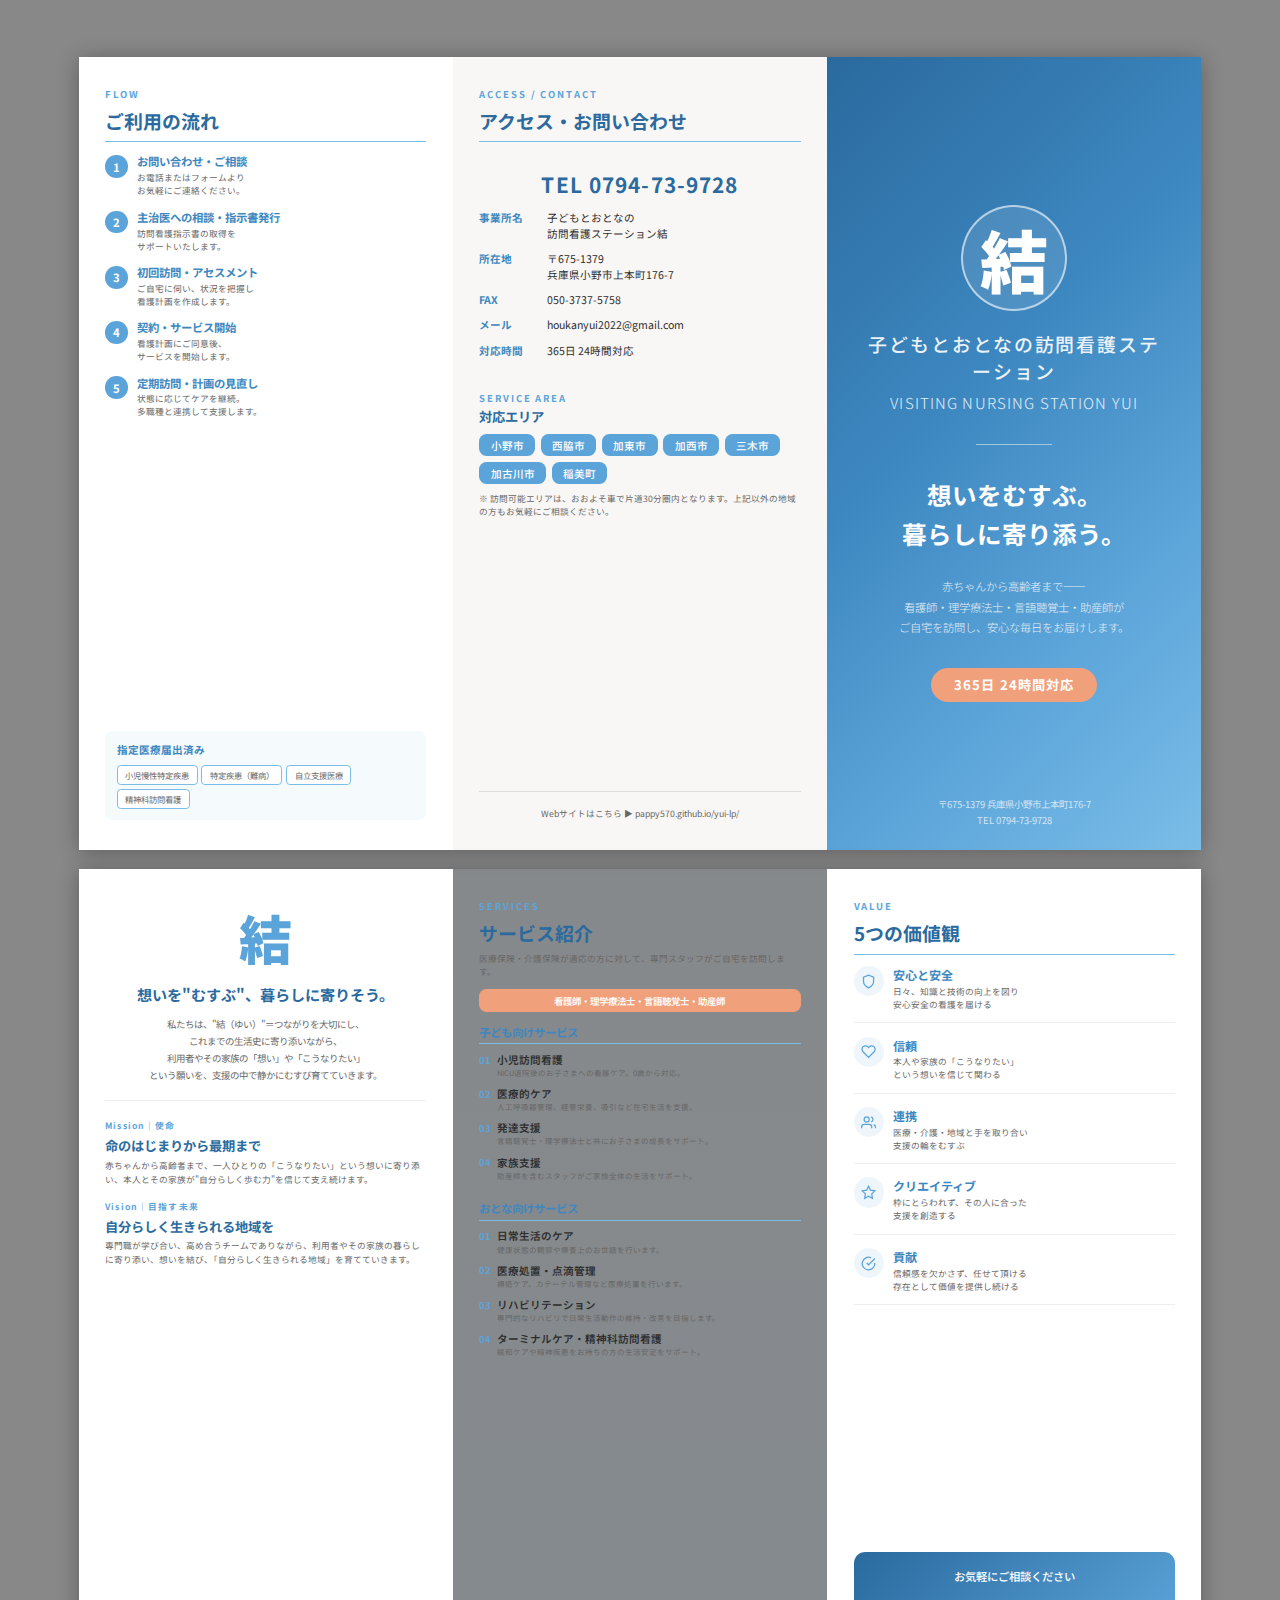
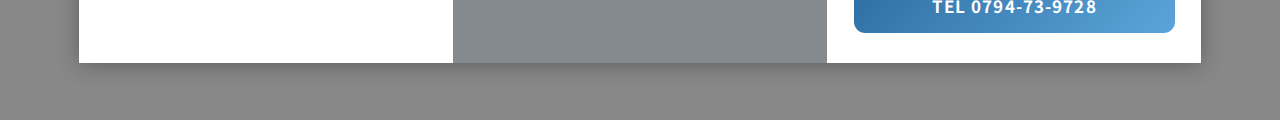
<file: brochure.html>
<!DOCTYPE html>
<html lang="ja">
<head>
  <meta charset="UTF-8">
  <title>三つ折りパンフレット - 子どもとおとなの訪問看護ステーション結</title>
  <link rel="preconnect" href="https://fonts.googleapis.com">
  <link rel="preconnect" href="https://fonts.gstatic.com" crossorigin>
  <link href="https://fonts.googleapis.com/css2?family=Noto+Sans+JP:wght@300;400;500;700;900&display=swap" rel="stylesheet">
  <style>
    * { margin: 0; padding: 0; box-sizing: border-box; }

    :root {
      --primary: #5BA4D9;
      --primary-light: #7ABDE8;
      --primary-dark: #3D87C0;
      --primary-deeper: #2A6A9E;
      --accent: #F0A07A;
      --accent-dark: #D97B52;
      --text: #2d2d2d;
      --text-light: #666;
      --bg-light: #f9f7f5;
      --white: #fff;
    }

    body {
      font-family: 'Noto Sans JP', sans-serif;
      color: var(--text);
      -webkit-print-color-adjust: exact;
      print-color-adjust: exact;
    }

    @page {
      size: 297mm 210mm landscape;
      margin: 0;
    }

    .page {
      width: 297mm;
      height: 210mm;
      display: flex;
      page-break-after: always;
      overflow: hidden;
      position: relative;
    }

    .panel {
      width: 99mm;
      height: 210mm;
      padding: 8mm;
      position: relative;
      overflow: hidden;
    }

    /* ===========================
       PAGE 1 - OUTSIDE
       Left=inside flap, Center=back, Right=front cover
    =========================== */

    /* FRONT COVER (right panel) */
    .front-cover {
      background: linear-gradient(135deg, var(--primary-deeper) 0%, var(--primary-dark) 40%, var(--primary) 70%, var(--primary-light) 100%);
      color: white;
      display: flex;
      flex-direction: column;
      align-items: center;
      justify-content: center;
      text-align: center;
      padding: 10mm;
    }

    .front-cover .logo-mark {
      width: 28mm;
      height: 28mm;
      border: 2.5px solid rgba(255,255,255,0.6);
      border-radius: 50%;
      display: flex;
      align-items: center;
      justify-content: center;
      font-size: 18mm;
      font-weight: 900;
      margin-bottom: 5mm;
      background: rgba(255,255,255,0.1);
    }

    .front-cover .station-name {
      font-size: 5mm;
      font-weight: 500;
      letter-spacing: 0.5mm;
      margin-bottom: 2mm;
      opacity: 0.9;
    }

    .front-cover .station-title {
      font-size: 4mm;
      font-weight: 300;
      letter-spacing: 0.3mm;
      margin-bottom: 8mm;
      opacity: 0.85;
    }

    .front-cover .divider-line {
      width: 20mm;
      height: 0.3mm;
      background: rgba(255,255,255,0.5);
      margin-bottom: 8mm;
    }

    .front-cover .tagline {
      font-size: 6.5mm;
      font-weight: 700;
      line-height: 1.6;
      margin-bottom: 6mm;
    }

    .front-cover .sub-tagline {
      font-size: 3mm;
      line-height: 1.8;
      opacity: 0.85;
      font-weight: 300;
      margin-bottom: 8mm;
    }

    .front-cover .badge-24 {
      background: var(--accent);
      color: white;
      padding: 2mm 6mm;
      border-radius: 20px;
      font-size: 3.5mm;
      font-weight: 700;
      letter-spacing: 0.3mm;
    }

    .front-cover .bottom-info {
      position: absolute;
      bottom: 6mm;
      left: 0;
      right: 0;
      text-align: center;
      font-size: 2.5mm;
      opacity: 0.7;
      line-height: 1.6;
    }

    /* BACK COVER (center panel) */
    .back-cover {
      background: var(--bg-light);
      display: flex;
      flex-direction: column;
      padding: 8mm 7mm;
    }

    .back-cover .section-label {
      font-size: 2.5mm;
      color: var(--primary);
      font-weight: 700;
      letter-spacing: 0.5mm;
      text-transform: uppercase;
      margin-bottom: 1.5mm;
    }

    .back-cover .section-title {
      font-size: 5mm;
      font-weight: 700;
      color: var(--primary-deeper);
      margin-bottom: 4mm;
      padding-bottom: 2mm;
      border-bottom: 0.3mm solid var(--primary-light);
    }

    .back-cover .info-row {
      display: flex;
      margin-bottom: 2.5mm;
      align-items: flex-start;
    }

    .back-cover .info-label {
      font-size: 2.8mm;
      font-weight: 700;
      color: var(--primary-dark);
      width: 18mm;
      flex-shrink: 0;
    }

    .back-cover .info-value {
      font-size: 2.8mm;
      line-height: 1.5;
    }

    .back-cover .info-value a {
      color: var(--text);
      text-decoration: none;
    }

    .back-cover .phone-highlight {
      font-size: 5.5mm;
      font-weight: 700;
      color: var(--primary-deeper);
      margin: 3mm 0;
      text-align: center;
      letter-spacing: 0.3mm;
    }

    .back-cover .area-section {
      margin-top: 4mm;
      flex: 1;
    }

    .back-cover .area-cities {
      display: flex;
      flex-wrap: wrap;
      gap: 1.5mm;
      margin-top: 2mm;
    }

    .back-cover .area-city {
      background: var(--primary);
      color: white;
      padding: 1mm 3mm;
      border-radius: 2mm;
      font-size: 2.8mm;
      font-weight: 500;
    }

    .back-cover .area-note {
      font-size: 2.3mm;
      color: var(--text-light);
      margin-top: 2mm;
      line-height: 1.5;
    }

    .back-cover .qr-area {
      margin-top: auto;
      text-align: center;
      padding-top: 3mm;
      border-top: 0.2mm solid #ddd;
    }

    .back-cover .qr-text {
      font-size: 2.3mm;
      color: var(--text-light);
      margin-top: 1mm;
    }

    /* INSIDE FLAP (left panel) */
    .inside-flap {
      background: white;
      display: flex;
      flex-direction: column;
      padding: 8mm 7mm;
    }

    .inside-flap .section-label {
      font-size: 2.5mm;
      color: var(--primary);
      font-weight: 700;
      letter-spacing: 0.5mm;
      text-transform: uppercase;
      margin-bottom: 1.5mm;
    }

    .inside-flap .section-title {
      font-size: 5mm;
      font-weight: 700;
      color: var(--primary-deeper);
      margin-bottom: 3mm;
      padding-bottom: 2mm;
      border-bottom: 0.3mm solid var(--primary-light);
    }

    .inside-flap .flow-step {
      display: flex;
      align-items: flex-start;
      margin-bottom: 3mm;
    }

    .inside-flap .flow-number {
      width: 6mm;
      height: 6mm;
      border-radius: 50%;
      background: var(--primary);
      color: white;
      display: flex;
      align-items: center;
      justify-content: center;
      font-size: 3mm;
      font-weight: 700;
      flex-shrink: 0;
      margin-right: 2.5mm;
      margin-top: 0.5mm;
    }

    .inside-flap .flow-content h4 {
      font-size: 3mm;
      font-weight: 700;
      color: var(--primary-dark);
      margin-bottom: 0.5mm;
    }

    .inside-flap .flow-content p {
      font-size: 2.3mm;
      color: var(--text-light);
      line-height: 1.5;
    }

    .inside-flap .cert-section {
      margin-top: auto;
      background: rgba(91, 164, 217, 0.06);
      border-radius: 2mm;
      padding: 3mm;
    }

    .inside-flap .cert-title {
      font-size: 2.8mm;
      font-weight: 700;
      color: var(--primary-dark);
      margin-bottom: 2mm;
    }

    .inside-flap .cert-list {
      display: flex;
      flex-wrap: wrap;
      gap: 1mm;
    }

    .inside-flap .cert-item {
      font-size: 2.2mm;
      color: var(--text-light);
      background: white;
      padding: 0.8mm 2mm;
      border-radius: 1mm;
      border: 0.2mm solid var(--primary-light);
    }


    /* ===========================
       PAGE 2 - INSIDE
       Left=inside-left, Center=inside-center, Right=inside-right
    =========================== */

    /* INSIDE LEFT - Concept + Mission/Vision */
    .inside-left {
      background: white;
      display: flex;
      flex-direction: column;
      padding: 8mm 7mm;
    }

    .inside-left .concept-symbol {
      font-size: 14mm;
      font-weight: 900;
      color: var(--primary);
      text-align: center;
      margin-bottom: 2mm;
    }

    .inside-left .concept-catch {
      font-size: 4mm;
      font-weight: 700;
      text-align: center;
      color: var(--primary-deeper);
      margin-bottom: 3mm;
    }

    .inside-left .concept-text {
      font-size: 2.5mm;
      line-height: 1.8;
      color: var(--text-light);
      text-align: center;
      margin-bottom: 5mm;
      padding-bottom: 4mm;
      border-bottom: 0.2mm solid #eee;
    }

    .inside-left .mvv-block {
      margin-bottom: 3.5mm;
    }

    .inside-left .mvv-label {
      font-size: 2.3mm;
      color: var(--primary);
      font-weight: 700;
      letter-spacing: 0.3mm;
      margin-bottom: 1mm;
    }

    .inside-left .mvv-title {
      font-size: 3.5mm;
      font-weight: 700;
      color: var(--primary-deeper);
      margin-bottom: 1mm;
    }

    .inside-left .mvv-text {
      font-size: 2.3mm;
      line-height: 1.6;
      color: var(--text-light);
    }

    /* INSIDE CENTER - Services */
    .inside-center {
      background: linear-gradient(180deg, rgba(91,164,217,0.04) 0%, rgba(91,164,217,0.08) 100%);
      display: flex;
      flex-direction: column;
      padding: 8mm 7mm;
    }

    .inside-center .section-label {
      font-size: 2.5mm;
      color: var(--primary);
      font-weight: 700;
      letter-spacing: 0.5mm;
      text-transform: uppercase;
      margin-bottom: 1.5mm;
    }

    .inside-center .section-title {
      font-size: 5mm;
      font-weight: 700;
      color: var(--primary-deeper);
      margin-bottom: 1.5mm;
    }

    .inside-center .section-desc {
      font-size: 2.3mm;
      color: var(--text-light);
      margin-bottom: 3mm;
    }

    .inside-center .staff-badge {
      background: var(--accent);
      color: white;
      text-align: center;
      padding: 1.2mm 3mm;
      border-radius: 2mm;
      font-size: 2.5mm;
      font-weight: 600;
      margin-bottom: 3mm;
    }

    .inside-center .service-category {
      font-size: 3mm;
      font-weight: 700;
      color: var(--primary-dark);
      margin-bottom: 2mm;
      padding-bottom: 1mm;
      border-bottom: 0.2mm solid var(--primary-light);
    }

    .inside-center .service-item {
      display: flex;
      align-items: flex-start;
      margin-bottom: 2mm;
    }

    .inside-center .service-num {
      font-size: 2.5mm;
      font-weight: 700;
      color: var(--primary);
      margin-right: 1.5mm;
      flex-shrink: 0;
      margin-top: 0.2mm;
    }

    .inside-center .service-info h4 {
      font-size: 2.8mm;
      font-weight: 600;
      color: var(--text);
      margin-bottom: 0.3mm;
    }

    .inside-center .service-info p {
      font-size: 2mm;
      color: var(--text-light);
      line-height: 1.4;
    }

    .inside-center .services-gap {
      height: 3mm;
    }

    /* INSIDE RIGHT - Values */
    .inside-right {
      background: white;
      display: flex;
      flex-direction: column;
      padding: 8mm 7mm;
    }

    .inside-right .section-label {
      font-size: 2.5mm;
      color: var(--primary);
      font-weight: 700;
      letter-spacing: 0.5mm;
      text-transform: uppercase;
      margin-bottom: 1.5mm;
    }

    .inside-right .section-title {
      font-size: 5mm;
      font-weight: 700;
      color: var(--primary-deeper);
      margin-bottom: 3mm;
      padding-bottom: 2mm;
      border-bottom: 0.3mm solid var(--primary-light);
    }

    .inside-right .value-card {
      display: flex;
      align-items: flex-start;
      margin-bottom: 3.5mm;
      padding-bottom: 3mm;
      border-bottom: 0.15mm solid #eee;
    }

    .inside-right .value-card:last-child {
      border-bottom: none;
      margin-bottom: 0;
    }

    .inside-right .value-icon {
      width: 8mm;
      height: 8mm;
      border-radius: 50%;
      background: rgba(91,164,217,0.1);
      display: flex;
      align-items: center;
      justify-content: center;
      flex-shrink: 0;
      margin-right: 2.5mm;
      color: var(--primary);
    }

    .inside-right .value-icon svg {
      width: 4mm;
      height: 4mm;
    }

    .inside-right .value-title {
      font-size: 3.2mm;
      font-weight: 700;
      color: var(--primary-dark);
      margin-bottom: 0.5mm;
    }

    .inside-right .value-text {
      font-size: 2.3mm;
      color: var(--text-light);
      line-height: 1.5;
    }

    .inside-right .bottom-message {
      margin-top: auto;
      background: linear-gradient(135deg, var(--primary-deeper), var(--primary));
      color: white;
      border-radius: 3mm;
      padding: 4mm;
      text-align: center;
    }

    .inside-right .bottom-message p {
      font-size: 3mm;
      font-weight: 500;
      line-height: 1.6;
    }

    .inside-right .bottom-message .phone {
      font-size: 4.5mm;
      font-weight: 700;
      margin-top: 2mm;
      letter-spacing: 0.3mm;
    }

    @media print {
      body { margin: 0; }
      .page { page-break-after: always; }
      .page:last-child { page-break-after: avoid; }
    }

    /* Screen preview styles */
    @media screen {
      body {
        background: #888;
        padding: 10mm;
      }
      .page {
        margin: 5mm auto;
        box-shadow: 0 2px 20px rgba(0,0,0,0.3);
      }
    }
  </style>
</head>
<body>

  <!-- ============ PAGE 1: OUTSIDE ============ -->
  <div class="page">

    <!-- Left panel: Inside flap (ご利用の流れ) -->
    <div class="panel inside-flap">
      <span class="section-label">Flow</span>
      <h2 class="section-title">ご利用の流れ</h2>

      <div class="flow-step">
        <div class="flow-number">1</div>
        <div class="flow-content">
          <h4>お問い合わせ・ご相談</h4>
          <p>お電話またはフォームより<br>お気軽にご連絡ください。</p>
        </div>
      </div>

      <div class="flow-step">
        <div class="flow-number">2</div>
        <div class="flow-content">
          <h4>主治医への相談・指示書発行</h4>
          <p>訪問看護指示書の取得を<br>サポートいたします。</p>
        </div>
      </div>

      <div class="flow-step">
        <div class="flow-number">3</div>
        <div class="flow-content">
          <h4>初回訪問・アセスメント</h4>
          <p>ご自宅に伺い、状況を把握し<br>看護計画を作成します。</p>
        </div>
      </div>

      <div class="flow-step">
        <div class="flow-number">4</div>
        <div class="flow-content">
          <h4>契約・サービス開始</h4>
          <p>看護計画にご同意後、<br>サービスを開始します。</p>
        </div>
      </div>

      <div class="flow-step">
        <div class="flow-number">5</div>
        <div class="flow-content">
          <h4>定期訪問・計画の見直し</h4>
          <p>状態に応じてケアを継続。<br>多職種と連携して支援します。</p>
        </div>
      </div>

      <div class="cert-section">
        <div class="cert-title">指定医療届出済み</div>
        <div class="cert-list">
          <span class="cert-item">小児慢性特定疾患</span>
          <span class="cert-item">特定疾患（難病）</span>
          <span class="cert-item">自立支援医療</span>
          <span class="cert-item">精神科訪問看護</span>
        </div>
      </div>
    </div>

    <!-- Center panel: Back cover (アクセス・連絡先) -->
    <div class="panel back-cover">
      <span class="section-label">Access / Contact</span>
      <h2 class="section-title">アクセス・お問い合わせ</h2>

      <div class="phone-highlight">TEL 0794-73-9728</div>

      <div class="info-row">
        <span class="info-label">事業所名</span>
        <span class="info-value">子どもとおとなの<br>訪問看護ステーション結</span>
      </div>
      <div class="info-row">
        <span class="info-label">所在地</span>
        <span class="info-value">〒675-1379<br>兵庫県小野市上本町176-7</span>
      </div>
      <div class="info-row">
        <span class="info-label">FAX</span>
        <span class="info-value">050-3737-5758</span>
      </div>
      <div class="info-row">
        <span class="info-label">メール</span>
        <span class="info-value">houkanyui2022@gmail.com</span>
      </div>
      <div class="info-row">
        <span class="info-label">対応時間</span>
        <span class="info-value">365日 24時間対応</span>
      </div>

      <div class="area-section">
        <span class="section-label">Service Area</span>
        <h3 style="font-size: 3.5mm; font-weight: 700; color: var(--primary-deeper); margin-bottom: 2mm;">対応エリア</h3>
        <div class="area-cities">
          <span class="area-city">小野市</span>
          <span class="area-city">西脇市</span>
          <span class="area-city">加東市</span>
          <span class="area-city">加西市</span>
          <span class="area-city">三木市</span>
          <span class="area-city">加古川市</span>
          <span class="area-city">稲美町</span>
        </div>
        <p class="area-note">※ 訪問可能エリアは、おおよそ車で片道30分圏内となります。上記以外の地域の方もお気軽にご相談ください。</p>
      </div>

      <div class="qr-area">
        <p class="qr-text">Webサイトはこちら ▶ pappy570.github.io/yui-lp/</p>
      </div>
    </div>

    <!-- Right panel: Front cover -->
    <div class="panel front-cover">
      <div class="logo-mark">結</div>
      <div class="station-name">子どもとおとなの訪問看護ステーション</div>
      <div class="station-title">VISITING NURSING STATION YUI</div>
      <div class="divider-line"></div>
      <div class="tagline">想いをむすぶ。<br>暮らしに寄り添う。</div>
      <div class="sub-tagline">
        赤ちゃんから高齢者まで——<br>
        看護師・理学療法士・言語聴覚士・助産師が<br>
        ご自宅を訪問し、安心な毎日をお届けします。
      </div>
      <div class="badge-24">365日 24時間対応</div>
      <div class="bottom-info">
        〒675-1379 兵庫県小野市上本町176-7<br>
        TEL 0794-73-9728
      </div>
    </div>

  </div>

  <!-- ============ PAGE 2: INSIDE ============ -->
  <div class="page">

    <!-- Left panel: Concept + MVV -->
    <div class="panel inside-left">
      <div class="concept-symbol">結</div>
      <div class="concept-catch">想いを"むすぶ"、暮らしに寄りそう。</div>
      <div class="concept-text">
        私たちは、"結（ゆい）"＝つながりを大切にし、<br>
        これまでの生活史に寄り添いながら、<br>
        利用者やその家族の「想い」や「こうなりたい」<br>
        という願いを、支援の中で静かにむすび育てていきます。
      </div>

      <div class="mvv-block">
        <div class="mvv-label">Mission｜使命</div>
        <div class="mvv-title">命のはじまりから最期まで</div>
        <div class="mvv-text">赤ちゃんから高齢者まで、一人ひとりの「こうなりたい」という想いに寄り添い、本人とその家族が"自分らしく歩む力"を信じて支え続けます。</div>
      </div>

      <div class="mvv-block">
        <div class="mvv-label">Vision｜目指す未来</div>
        <div class="mvv-title">自分らしく生きられる地域を</div>
        <div class="mvv-text">専門職が学び合い、高め合うチームでありながら、利用者やその家族の暮らしに寄り添い、想いを結び、「自分らしく生きられる地域」を育てていきます。</div>
      </div>
    </div>

    <!-- Center panel: Services -->
    <div class="panel inside-center">
      <span class="section-label">Services</span>
      <h2 class="section-title">サービス紹介</h2>
      <p class="section-desc">医療保険・介護保険が適応の方に対して、専門スタッフがご自宅を訪問します。</p>

      <div class="staff-badge">看護師・理学療法士・言語聴覚士・助産師</div>

      <div class="service-category">子ども向けサービス</div>

      <div class="service-item">
        <span class="service-num">01</span>
        <div class="service-info">
          <h4>小児訪問看護</h4>
          <p>NICU退院後のお子さまへの看護ケア。0歳から対応。</p>
        </div>
      </div>

      <div class="service-item">
        <span class="service-num">02</span>
        <div class="service-info">
          <h4>医療的ケア</h4>
          <p>人工呼吸器管理、経管栄養、吸引など在宅生活を支援。</p>
        </div>
      </div>

      <div class="service-item">
        <span class="service-num">03</span>
        <div class="service-info">
          <h4>発達支援</h4>
          <p>言語聴覚士・理学療法士と共にお子さまの成長をサポート。</p>
        </div>
      </div>

      <div class="service-item">
        <span class="service-num">04</span>
        <div class="service-info">
          <h4>家族支援</h4>
          <p>助産師を含むスタッフがご家族全体の生活をサポート。</p>
        </div>
      </div>

      <div class="services-gap"></div>

      <div class="service-category">おとな向けサービス</div>

      <div class="service-item">
        <span class="service-num">01</span>
        <div class="service-info">
          <h4>日常生活のケア</h4>
          <p>健康状態の観察や療養上のお世話を行います。</p>
        </div>
      </div>

      <div class="service-item">
        <span class="service-num">02</span>
        <div class="service-info">
          <h4>医療処置・点滴管理</h4>
          <p>褥瘡ケア、カテーテル管理など医療処置を行います。</p>
        </div>
      </div>

      <div class="service-item">
        <span class="service-num">03</span>
        <div class="service-info">
          <h4>リハビリテーション</h4>
          <p>専門的なリハビリで日常生活動作の維持・改善を目指します。</p>
        </div>
      </div>

      <div class="service-item">
        <span class="service-num">04</span>
        <div class="service-info">
          <h4>ターミナルケア・精神科訪問看護</h4>
          <p>緩和ケアや精神疾患をお持ちの方の生活安定をサポート。</p>
        </div>
      </div>
    </div>

    <!-- Right panel: Values + CTA -->
    <div class="panel inside-right">
      <span class="section-label">Value</span>
      <h2 class="section-title">5つの価値観</h2>

      <div class="value-card">
        <div class="value-icon">
          <svg viewBox="0 0 24 24" fill="none" stroke="currentColor" stroke-width="2"><path d="M12 22s8-4 8-10V5l-8-3-8 3v7c0 6 8 10 8 10z"/></svg>
        </div>
        <div>
          <div class="value-title">安心と安全</div>
          <div class="value-text">日々、知識と技術の向上を図り<br>安心安全の看護を届ける</div>
        </div>
      </div>

      <div class="value-card">
        <div class="value-icon">
          <svg viewBox="0 0 24 24" fill="none" stroke="currentColor" stroke-width="2"><path d="M20.84 4.61a5.5 5.5 0 00-7.78 0L12 5.67l-1.06-1.06a5.5 5.5 0 00-7.78 7.78l1.06 1.06L12 21.23l7.78-7.78 1.06-1.06a5.5 5.5 0 000-7.78z"/></svg>
        </div>
        <div>
          <div class="value-title">信頼</div>
          <div class="value-text">本人や家族の「こうなりたい」<br>という想いを信じて関わる</div>
        </div>
      </div>

      <div class="value-card">
        <div class="value-icon">
          <svg viewBox="0 0 24 24" fill="none" stroke="currentColor" stroke-width="2"><path d="M17 21v-2a4 4 0 00-4-4H5a4 4 0 00-4 4v2"/><circle cx="9" cy="7" r="4"/><path d="M23 21v-2a4 4 0 00-3-3.87"/><path d="M16 3.13a4 4 0 010 7.75"/></svg>
        </div>
        <div>
          <div class="value-title">連携</div>
          <div class="value-text">医療・介護・地域と手を取り合い<br>支援の輪をむすぶ</div>
        </div>
      </div>

      <div class="value-card">
        <div class="value-icon">
          <svg viewBox="0 0 24 24" fill="none" stroke="currentColor" stroke-width="2"><polygon points="12 2 15.09 8.26 22 9.27 17 14.14 18.18 21.02 12 17.77 5.82 21.02 7 14.14 2 9.27 8.91 8.26 12 2"/></svg>
        </div>
        <div>
          <div class="value-title">クリエイティブ</div>
          <div class="value-text">枠にとらわれず、その人に合った<br>支援を創造する</div>
        </div>
      </div>

      <div class="value-card">
        <div class="value-icon">
          <svg viewBox="0 0 24 24" fill="none" stroke="currentColor" stroke-width="2"><path d="M22 11.08V12a10 10 0 11-5.93-9.14"/><polyline points="22 4 12 14.01 9 11.01"/></svg>
        </div>
        <div>
          <div class="value-title">貢献</div>
          <div class="value-text">信頼感を欠かさず、任せて頂ける<br>存在として価値を提供し続ける</div>
        </div>
      </div>

      <div class="bottom-message">
        <p>お気軽にご相談ください</p>
        <div class="phone">TEL 0794-73-9728</div>
      </div>
    </div>

  </div>

</body>
</html>
</file>
<file: css/style.css>
/* ============================================
   子どもとおとなの訪問看護ステーション結 - LP
   ============================================ */

/* --- CSS Variables --- */
:root {
  --color-primary: #5BAB8C;
  --color-primary-light: #72BFA0;
  --color-primary-dark: #468C72;
  --color-primary-deeper: #2E6B53;
  --color-accent: #F2C94C;
  --color-accent-light: #F5D87A;
  --color-accent-dark: #D4A82D;
  --color-white: #ffffff;
  --color-off-white: #f8f9fa;
  --color-gray-100: #f1f3f5;
  --color-gray-200: #e9ecef;
  --color-gray-300: #dee2e6;
  --color-gray-400: #ced4da;
  --color-gray-500: #adb5bd;
  --color-gray-600: #868e96;
  --color-gray-700: #495057;
  --color-gray-800: #343a40;
  --color-gray-900: #1a2332;
  --color-text: #2c2c2c;
  --color-text-light: #666666;
  --color-text-on-dark: #e0e0e0;

  --font-family: 'Noto Sans JP', -apple-system, BlinkMacSystemFont, sans-serif;
  --font-size-xs: 0.75rem;
  --font-size-sm: 0.875rem;
  --font-size-base: 1rem;
  --font-size-lg: 1.125rem;
  --font-size-xl: 1.25rem;
  --font-size-2xl: 1.5rem;
  --font-size-3xl: 2rem;
  --font-size-4xl: 2.5rem;
  --font-size-5xl: 3.5rem;

  --spacing-xs: 0.5rem;
  --spacing-sm: 1rem;
  --spacing-md: 1.5rem;
  --spacing-lg: 2rem;
  --spacing-xl: 3rem;
  --spacing-2xl: 4rem;
  --spacing-3xl: 6rem;
  --spacing-4xl: 8rem;

  --radius-sm: 4px;
  --radius-md: 8px;
  --radius-lg: 12px;
  --radius-xl: 16px;
  --radius-full: 9999px;

  --shadow-sm: 0 1px 3px rgba(0, 0, 0, 0.08);
  --shadow-md: 0 4px 12px rgba(0, 0, 0, 0.1);
  --shadow-lg: 0 8px 30px rgba(0, 0, 0, 0.12);
  --shadow-xl: 0 16px 48px rgba(0, 0, 0, 0.15);

  --transition-fast: 0.2s ease;
  --transition-base: 0.3s ease;
  --transition-slow: 0.5s ease;

  --header-height: 80px;
  --container-width: 1200px;
}

/* --- Reset & Base --- */
*,
*::before,
*::after {
  margin: 0;
  padding: 0;
  box-sizing: border-box;
}

html {
  scroll-behavior: smooth;
  font-size: 16px;
}

body {
  font-family: var(--font-family);
  font-size: var(--font-size-base);
  line-height: 1.8;
  color: var(--color-text);
  background: var(--color-white);
  overflow-x: hidden;
  -webkit-font-smoothing: antialiased;
  -moz-osx-font-smoothing: grayscale;
}

a {
  color: inherit;
  text-decoration: none;
  transition: color var(--transition-fast);
}

ul {
  list-style: none;
}

img {
  max-width: 100%;
  height: auto;
  display: block;
}

button {
  border: none;
  background: none;
  cursor: pointer;
  font-family: inherit;
  font-size: inherit;
  color: inherit;
}

input,
textarea,
select {
  font-family: inherit;
  font-size: inherit;
}

/* --- Utility --- */
.container {
  width: 100%;
  max-width: var(--container-width);
  margin: 0 auto;
  padding: 0 var(--spacing-lg);
}

.sp-only {
  display: none;
}

.btn {
  display: inline-flex;
  align-items: center;
  justify-content: center;
  gap: 0.5rem;
  padding: 0.875rem 2rem;
  border-radius: var(--radius-full);
  font-weight: 700;
  font-size: var(--font-size-base);
  letter-spacing: 0.05em;
  transition: all var(--transition-base);
  cursor: pointer;
  border: 2px solid transparent;
}

.btn--primary {
  background: var(--color-accent);
  color: var(--color-white);
  border-color: var(--color-accent);
}

.btn--primary:hover {
  background: var(--color-accent-dark);
  border-color: var(--color-accent-dark);
  transform: translateY(-2px);
  box-shadow: 0 8px 25px rgba(245, 158, 11, 0.35);
}

.btn--lg {
  padding: 1rem 2.5rem;
  font-size: var(--font-size-lg);
}

.btn--full {
  width: 100%;
}

.required {
  color: #e74c3c;
  font-size: var(--font-size-xs);
}

/* --- Fade-in Animation --- */
.fade-in {
  opacity: 0;
  transform: translateY(30px);
  transition: opacity 0.6s ease, transform 0.6s ease;
}

.fade-in.is-visible {
  opacity: 1;
  transform: translateY(0);
}

/* ============================================
   HEADER
   ============================================ */
.header {
  position: fixed;
  top: 0;
  left: 0;
  width: 100%;
  height: var(--header-height);
  z-index: 1000;
  transition: all var(--transition-base);
}

.header.is-scrolled {
  background: rgba(37, 99, 235, 0.95);
  backdrop-filter: blur(10px);
  box-shadow: 0 2px 20px rgba(30, 64, 175, 0.3);
}

.header__inner {
  display: flex;
  align-items: center;
  justify-content: space-between;
  max-width: var(--container-width);
  margin: 0 auto;
  padding: 0 var(--spacing-lg);
  height: 100%;
}

.header__logo {
  display: flex;
  align-items: center;
  gap: 0.75rem;
  color: var(--color-white);
  z-index: 1001;
}

.header__logo-mark {
  font-size: 2rem;
  font-weight: 900;
  color: var(--color-accent-light);
  line-height: 1;
}

.header__logo-text {
  font-size: 0.7rem;
  font-weight: 500;
  line-height: 1.4;
  letter-spacing: 0.05em;
  white-space: nowrap;
}

.header__nav-list {
  display: flex;
  align-items: center;
  gap: 0.25rem;
}

.header__nav-link {
  display: block;
  padding: 0.5rem 0.875rem;
  color: rgba(255, 255, 255, 0.8);
  font-size: var(--font-size-sm);
  font-weight: 500;
  border-radius: var(--radius-md);
  transition: all var(--transition-fast);
}

.header__nav-link:hover {
  color: var(--color-white);
  background: rgba(255, 255, 255, 0.15);
}

.header__nav-link--cta {
  background: var(--color-accent);
  color: var(--color-white) !important;
  padding: 0.5rem 1.25rem;
  border-radius: var(--radius-full);
  margin-left: 0.5rem;
}

.header__nav-link--cta:hover {
  background: var(--color-accent-dark);
}

/* Hamburger */
.header__hamburger {
  display: none;
  flex-direction: column;
  justify-content: center;
  gap: 5px;
  width: 32px;
  height: 32px;
  z-index: 1001;
}

.header__hamburger span {
  display: block;
  width: 100%;
  height: 2px;
  background: var(--color-white);
  border-radius: 2px;
  transition: all var(--transition-base);
  transform-origin: center;
}

.header__hamburger.is-active span:nth-child(1) {
  transform: translateY(7px) rotate(45deg);
}

.header__hamburger.is-active span:nth-child(2) {
  opacity: 0;
}

.header__hamburger.is-active span:nth-child(3) {
  transform: translateY(-7px) rotate(-45deg);
}

/* ============================================
   HERO
   ============================================ */
.hero {
  position: relative;
  min-height: 100vh;
  display: flex;
  align-items: center;
  justify-content: center;
  overflow: hidden;
}

.hero__bg {
  position: absolute;
  inset: 0;
  background: linear-gradient(135deg, #2E6B53 0%, #468C72 30%, #5BAB8C 60%, #72BFA0 100%);
  z-index: 0;
}

.hero__bg::before {
  content: '';
  position: absolute;
  inset: 0;
  background:
    radial-gradient(circle at 20% 50%, rgba(245, 158, 11, 0.12) 0%, transparent 50%),
    radial-gradient(circle at 80% 20%, rgba(251, 191, 36, 0.08) 0%, transparent 40%),
    radial-gradient(circle at 60% 80%, rgba(30, 58, 138, 0.3) 0%, transparent 50%);
}

.hero__bg::after {
  content: '';
  position: absolute;
  inset: 0;
  background-image:
    linear-gradient(rgba(255, 255, 255, 0.04) 1px, transparent 1px),
    linear-gradient(90deg, rgba(255, 255, 255, 0.04) 1px, transparent 1px);
  background-size: 60px 60px;
}

.hero__content {
  position: relative;
  z-index: 1;
  text-align: center;
  padding: var(--spacing-lg);
  max-width: 800px;
}

.hero__badge {
  display: inline-flex;
  align-items: center;
  gap: 0.5rem;
  background: rgba(245, 158, 11, 0.2);
  border: 1px solid rgba(245, 158, 11, 0.4);
  padding: 0.5rem 1.25rem;
  border-radius: var(--radius-full);
  color: var(--color-accent-light);
  font-size: var(--font-size-sm);
  font-weight: 700;
  margin-bottom: var(--spacing-lg);
  letter-spacing: 0.1em;
}

.hero__title {
  margin-bottom: var(--spacing-lg);
}

.hero__title-main {
  display: block;
  font-size: var(--font-size-5xl);
  font-weight: 900;
  color: var(--color-white);
  line-height: 1.3;
  letter-spacing: 0.08em;
}

.hero__subtitle {
  font-size: var(--font-size-lg);
  color: rgba(255, 255, 255, 0.8);
  line-height: 1.9;
  margin-bottom: var(--spacing-xl);
  font-weight: 300;
}

.hero__scroll {
  position: absolute;
  bottom: 2rem;
  left: 50%;
  transform: translateX(-50%);
  display: flex;
  flex-direction: column;
  align-items: center;
  gap: 0.5rem;
  color: rgba(255, 255, 255, 0.5);
  font-size: var(--font-size-xs);
  letter-spacing: 0.15em;
  z-index: 1;
}

.hero__scroll-line {
  width: 1px;
  height: 40px;
  background: linear-gradient(to bottom, rgba(255, 255, 255, 0.5), transparent);
  animation: scrollLine 1.5s ease-in-out infinite;
}

@keyframes scrollLine {
  0% { opacity: 0; transform: scaleY(0); transform-origin: top; }
  50% { opacity: 1; transform: scaleY(1); transform-origin: top; }
  51% { transform-origin: bottom; }
  100% { opacity: 0; transform: scaleY(0); transform-origin: bottom; }
}

/* ============================================
   SECTIONS - Common
   ============================================ */
.section {
  padding: var(--spacing-4xl) 0;
}

.section--dark {
  background: var(--color-primary);
  color: var(--color-text-on-dark);
}

.section__header {
  text-align: center;
  margin-bottom: var(--spacing-3xl);
}

.section__label {
  display: inline-block;
  font-size: var(--font-size-sm);
  font-weight: 700;
  color: var(--color-primary);
  letter-spacing: 0.2em;
  text-transform: uppercase;
  margin-bottom: var(--spacing-sm);
}

.section--dark .section__label {
  color: var(--color-accent-light);
}

.section__title {
  font-size: var(--font-size-3xl);
  font-weight: 900;
  letter-spacing: 0.05em;
  line-height: 1.3;
}

.section--dark .section__title {
  color: var(--color-white);
}

.section__desc {
  margin-top: var(--spacing-md);
  font-size: var(--font-size-lg);
  color: var(--color-text-light);
  max-width: 600px;
  margin-left: auto;
  margin-right: auto;
}

.section--dark .section__desc {
  color: rgba(255, 255, 255, 0.7);
}

/* ============================================
   CONCEPT
   ============================================ */
.concept__message {
  text-align: center;
  margin-bottom: var(--spacing-3xl);
}

.concept__symbol {
  font-size: 5rem;
  font-weight: 900;
  color: var(--color-primary);
  line-height: 1;
  margin-bottom: var(--spacing-lg);
  opacity: 0.15;
}

.concept__catchphrase {
  font-size: var(--font-size-2xl);
  font-weight: 700;
  color: var(--color-primary);
  margin-bottom: var(--spacing-lg);
}

.concept__text {
  font-size: var(--font-size-base);
  color: var(--color-text-light);
  line-height: 2.2;
  max-width: 700px;
  margin: 0 auto;
}

/* ============================================
   MVV
   ============================================ */
.mvv__grid {
  display: grid;
  grid-template-columns: repeat(2, 1fr);
  gap: var(--spacing-lg);
  margin-bottom: var(--spacing-3xl);
}

.mvv__card {
  background: rgba(255, 255, 255, 0.08);
  border: 1px solid rgba(255, 255, 255, 0.12);
  border-radius: var(--radius-lg);
  padding: var(--spacing-2xl);
  transition: all var(--transition-base);
}

.mvv__card:hover {
  transform: translateY(-2px);
  border-color: rgba(255, 255, 255, 0.25);
  box-shadow: 0 8px 30px rgba(0, 0, 0, 0.15);
}

.mvv__card--full {
  grid-column: 1 / -1;
}

.mvv__card-label {
  display: inline-block;
  font-size: var(--font-size-xs);
  font-weight: 700;
  color: var(--color-accent-light);
  letter-spacing: 0.15em;
  text-transform: uppercase;
  margin-bottom: 0.5rem;
}

.mvv__card-title {
  font-size: var(--font-size-xl);
  font-weight: 900;
  color: var(--color-white);
  margin-bottom: var(--spacing-sm);
}

.mvv__card-text {
  font-size: var(--font-size-sm);
  color: rgba(255, 255, 255, 0.75);
  line-height: 2;
}

/* Value cards */
.values__heading {
  text-align: center;
  margin-bottom: var(--spacing-2xl);
}

.values__heading-label {
  font-size: var(--font-size-xs);
  font-weight: 700;
  color: var(--color-accent-light);
  letter-spacing: 0.15em;
  text-transform: uppercase;
  display: block;
  margin-bottom: 0.5rem;
}

.values__heading-title {
  font-size: var(--font-size-2xl);
  font-weight: 900;
  color: var(--color-white);
}

.values__grid {
  display: grid;
  grid-template-columns: repeat(5, 1fr);
  gap: var(--spacing-md);
}

.values__card {
  background: rgba(255, 255, 255, 0.06);
  border: 1px solid rgba(255, 255, 255, 0.1);
  border-radius: var(--radius-lg);
  padding: var(--spacing-lg);
  text-align: center;
  transition: all var(--transition-base);
}

.values__card:hover {
  background: rgba(255, 255, 255, 0.1);
  border-color: var(--color-accent-light);
  transform: translateY(-2px);
}

.values__card-icon {
  width: 48px;
  height: 48px;
  margin: 0 auto var(--spacing-sm);
  background: rgba(245, 158, 11, 0.15);
  border-radius: 50%;
  display: flex;
  align-items: center;
  justify-content: center;
  color: var(--color-accent-light);
  font-size: 1.25rem;
}

.values__card-title {
  font-size: var(--font-size-sm);
  font-weight: 700;
  color: var(--color-white);
  margin-bottom: var(--spacing-xs);
}

.values__card-text {
  font-size: var(--font-size-xs);
  color: rgba(255, 255, 255, 0.6);
  line-height: 1.7;
}

/* ============================================
   SERVICES
   ============================================ */
.services__badge {
  display: flex;
  justify-content: center;
  margin-bottom: var(--spacing-lg);
}

.services__badge-inner {
  display: inline-flex;
  align-items: center;
  gap: 0.5rem;
  background: rgba(37, 99, 235, 0.1);
  border: 1px solid rgba(37, 99, 235, 0.25);
  padding: 0.5rem 1.5rem;
  border-radius: var(--radius-full);
  color: var(--color-primary);
  font-size: var(--font-size-sm);
  font-weight: 700;
}

.services__staff-types {
  text-align: center;
  color: var(--color-text-light);
  font-size: var(--font-size-sm);
  margin-bottom: var(--spacing-2xl);
}

.services__tabs {
  display: flex;
  justify-content: center;
  gap: var(--spacing-xs);
  margin-bottom: var(--spacing-2xl);
}

.services__tab {
  padding: 0.75rem 2rem;
  border-radius: var(--radius-full);
  font-weight: 700;
  font-size: var(--font-size-sm);
  color: var(--color-text-light);
  border: 2px solid var(--color-gray-300);
  transition: all var(--transition-base);
}

.services__tab:hover {
  color: var(--color-primary);
  border-color: var(--color-primary);
}

.services__tab--active {
  background: var(--color-accent);
  color: var(--color-white) !important;
  border-color: var(--color-accent) !important;
}

.services__panel {
  display: none;
}

.services__panel--active {
  display: block;
  animation: fadeTab 0.4s ease;
}

@keyframes fadeTab {
  from { opacity: 0; transform: translateY(10px); }
  to { opacity: 1; transform: translateY(0); }
}

.services__grid {
  display: grid;
  grid-template-columns: repeat(2, 1fr);
  gap: var(--spacing-lg);
}

.services__card {
  background: var(--color-white);
  border: 1px solid var(--color-gray-200);
  border-radius: var(--radius-lg);
  padding: var(--spacing-2xl);
  transition: all var(--transition-base);
}

.services__card:hover {
  border-color: var(--color-primary);
  transform: translateY(-2px);
  box-shadow: 0 8px 30px rgba(37, 99, 235, 0.12);
}

.services__card-number {
  font-size: var(--font-size-3xl);
  font-weight: 900;
  color: var(--color-primary);
  opacity: 0.2;
  margin-bottom: var(--spacing-sm);
  line-height: 1;
}

.services__card-title {
  font-size: var(--font-size-xl);
  font-weight: 700;
  color: var(--color-primary-dark);
  margin-bottom: var(--spacing-sm);
}

.services__card-text {
  font-size: var(--font-size-sm);
  color: var(--color-text-light);
  line-height: 1.8;
}

.services__certifications {
  margin-top: var(--spacing-2xl);
  padding-top: var(--spacing-2xl);
  border-top: 1px solid var(--color-gray-200);
}

.services__certifications-title {
  font-size: var(--font-size-sm);
  font-weight: 700;
  color: var(--color-primary);
  margin-bottom: var(--spacing-sm);
  text-align: center;
}

.services__certifications-list {
  display: flex;
  flex-wrap: wrap;
  justify-content: center;
  gap: var(--spacing-xs);
}

.services__certifications-list span {
  display: inline-block;
  padding: 0.35rem 0.875rem;
  background: rgba(37, 99, 235, 0.06);
  border: 1px solid rgba(37, 99, 235, 0.15);
  border-radius: var(--radius-full);
  font-size: var(--font-size-xs);
  color: var(--color-primary-dark);
}

/* ============================================
   FLOW
   ============================================ */
.flow__timeline {
  max-width: 700px;
  margin: 0 auto;
  position: relative;
}

.flow__timeline::before {
  content: '';
  position: absolute;
  left: 28px;
  top: 0;
  bottom: 0;
  width: 2px;
  background: rgba(255, 255, 255, 0.15);
}

.flow__step {
  display: flex;
  gap: var(--spacing-lg);
  margin-bottom: var(--spacing-2xl);
  position: relative;
}

.flow__step:last-child {
  margin-bottom: 0;
}

.flow__step-number {
  flex-shrink: 0;
  width: 56px;
  height: 56px;
  border-radius: 50%;
  background: var(--color-accent);
  color: var(--color-white);
  font-size: var(--font-size-xl);
  font-weight: 900;
  display: flex;
  align-items: center;
  justify-content: center;
  position: relative;
  z-index: 1;
  box-shadow: 0 4px 15px rgba(245, 158, 11, 0.3);
}

.flow__step-content {
  padding-top: 0.5rem;
}

.flow__step-title {
  font-size: var(--font-size-lg);
  font-weight: 700;
  color: var(--color-white);
  margin-bottom: var(--spacing-xs);
}

.flow__step-text {
  font-size: var(--font-size-sm);
  color: rgba(255, 255, 255, 0.7);
  line-height: 1.8;
}

/* ============================================
   STAFF
   ============================================ */
.staff__grid {
  display: grid;
  grid-template-columns: repeat(4, 1fr);
  gap: var(--spacing-lg);
}

.staff__card {
  background: var(--color-white);
  border: 1px solid var(--color-gray-200);
  border-radius: var(--radius-lg);
  overflow: hidden;
  transition: all var(--transition-base);
}

.staff__card:hover {
  transform: translateY(-4px);
  box-shadow: var(--shadow-lg);
  border-color: var(--color-primary);
}

.staff__card-img {
  aspect-ratio: 1;
  background: linear-gradient(135deg, rgba(91, 171, 140, 0.08), rgba(114, 191, 160, 0.15));
  display: flex;
  align-items: center;
  justify-content: center;
}

.staff__card-placeholder {
  width: 80px;
  height: 80px;
  color: rgba(37, 99, 235, 0.2);
}

.staff__card-placeholder svg {
  width: 100%;
  height: 100%;
}

.staff__card-info {
  padding: var(--spacing-lg);
}

.staff__card-name {
  font-size: var(--font-size-lg);
  font-weight: 700;
  color: var(--color-primary-dark);
  margin-bottom: 0.25rem;
}

.staff__card-role {
  display: inline-block;
  font-size: var(--font-size-xs);
  color: var(--color-primary);
  font-weight: 500;
  margin-bottom: var(--spacing-sm);
  padding: 0.2rem 0.6rem;
  background: rgba(37, 99, 235, 0.1);
  border-radius: var(--radius-full);
}

.staff__card-message {
  font-size: var(--font-size-sm);
  color: var(--color-text-light);
  line-height: 1.8;
}

/* ============================================
   FAQ
   ============================================ */
.faq__list {
  max-width: 800px;
  margin: 0 auto;
}

.faq__item {
  border-bottom: 1px solid rgba(255, 255, 255, 0.1);
}

.faq__item:first-child {
  border-top: 1px solid rgba(255, 255, 255, 0.1);
}

.faq__question {
  display: flex;
  align-items: center;
  justify-content: space-between;
  width: 100%;
  padding: var(--spacing-md) 0;
  font-size: var(--font-size-base);
  font-weight: 700;
  text-align: left;
  color: var(--color-white);
  transition: color var(--transition-fast);
}

.faq__question:hover {
  color: var(--color-accent-light);
}

.faq__icon {
  position: relative;
  flex-shrink: 0;
  width: 24px;
  height: 24px;
  margin-left: var(--spacing-md);
}

.faq__icon::before,
.faq__icon::after {
  content: '';
  position: absolute;
  top: 50%;
  left: 50%;
  background: currentColor;
  transition: transform var(--transition-base);
}

.faq__icon::before {
  width: 14px;
  height: 2px;
  transform: translate(-50%, -50%);
}

.faq__icon::after {
  width: 2px;
  height: 14px;
  transform: translate(-50%, -50%);
}

.faq__item.is-open .faq__icon::after {
  transform: translate(-50%, -50%) rotate(90deg);
}

.faq__answer {
  max-height: 0;
  overflow: hidden;
  transition: max-height var(--transition-base), padding var(--transition-base);
}

.faq__item.is-open .faq__answer {
  max-height: 300px;
}

.faq__answer p {
  padding-bottom: var(--spacing-md);
  font-size: var(--font-size-sm);
  color: rgba(255, 255, 255, 0.7);
  line-height: 1.9;
}

/* ============================================
   ACCESS
   ============================================ */
.access__content {
  display: grid;
  grid-template-columns: 1fr 1fr;
  gap: var(--spacing-2xl);
  align-items: start;
}

.access__info-item {
  margin-bottom: var(--spacing-md);
  padding-bottom: var(--spacing-md);
  border-bottom: 1px solid var(--color-gray-200);
}

.access__info-item:last-child {
  border-bottom: none;
}

.access__info-label {
  font-size: var(--font-size-xs);
  font-weight: 700;
  color: var(--color-primary);
  letter-spacing: 0.1em;
  text-transform: uppercase;
  margin-bottom: 0.25rem;
}

.access__info-value {
  font-size: var(--font-size-base);
  color: var(--color-text);
  line-height: 1.7;
}

.access__info-value small {
  color: var(--color-text-light);
}

.access__info-value a {
  color: var(--color-primary);
  transition: color var(--transition-fast);
}

.access__info-value a:hover {
  color: var(--color-primary-light);
}

.access__phone {
  color: var(--color-primary) !important;
  font-size: var(--font-size-xl);
  font-weight: 700;
}

.access__phone:hover {
  color: var(--color-primary-light) !important;
}

.access__area {
  background: var(--color-off-white);
  border: 1px solid var(--color-gray-200);
  border-radius: var(--radius-xl);
  padding: var(--spacing-xl);
}

.access__area-title {
  font-size: var(--font-size-lg);
  font-weight: 700;
  color: var(--color-primary-dark);
  margin-bottom: var(--spacing-md);
  text-align: center;
}

.access__area-map {
  max-width: 480px;
  margin: 0 auto;
}

.access__area-map svg {
  width: 100%;
  height: auto;
}

.access__area-note {
  text-align: center;
  font-size: var(--font-size-sm);
  color: var(--color-text-light);
  margin-top: var(--spacing-md);
}

/* ============================================
   CONTACT
   ============================================ */
.contact__wrapper {
  max-width: 700px;
  margin: 0 auto;
}

.contact__phone-block {
  text-align: center;
  margin-bottom: var(--spacing-2xl);
}

.contact__phone-label {
  font-size: var(--font-size-sm);
  color: rgba(255, 255, 255, 0.6);
  margin-bottom: var(--spacing-sm);
}

.contact__phone-number {
  display: inline-flex;
  align-items: center;
  gap: 0.75rem;
  font-size: var(--font-size-4xl);
  font-weight: 900;
  color: var(--color-white);
  transition: color var(--transition-fast);
}

.contact__phone-number:hover {
  color: var(--color-accent-light);
}

.contact__phone-number svg {
  color: var(--color-accent-light);
}

.contact__phone-hours {
  font-size: var(--font-size-sm);
  color: rgba(255, 255, 255, 0.5);
  margin-top: var(--spacing-xs);
}

.contact__email-block {
  text-align: center;
  margin-bottom: var(--spacing-lg);
}

.contact__email-link {
  color: var(--color-accent-light) !important;
  font-weight: 500;
}

.contact__email-link:hover {
  color: var(--color-white) !important;
}

.contact__divider {
  display: flex;
  align-items: center;
  gap: var(--spacing-lg);
  margin-bottom: var(--spacing-2xl);
  color: rgba(255, 255, 255, 0.4);
  font-size: var(--font-size-sm);
}

.contact__divider::before,
.contact__divider::after {
  content: '';
  flex: 1;
  height: 1px;
  background: rgba(255, 255, 255, 0.15);
}

.contact__form-label {
  font-size: var(--font-size-lg);
  font-weight: 700;
  color: var(--color-white);
  margin-bottom: var(--spacing-lg);
  text-align: center;
}

.contact__form-group {
  margin-bottom: var(--spacing-md);
}

.contact__label {
  display: block;
  font-size: var(--font-size-sm);
  font-weight: 700;
  color: rgba(255, 255, 255, 0.8);
  margin-bottom: 0.375rem;
}

.contact__input {
  display: block;
  width: 100%;
  padding: 0.875rem 1rem;
  border: 2px solid var(--color-gray-200);
  border-radius: var(--radius-md);
  background: var(--color-white);
  color: var(--color-text);
  transition: border-color var(--transition-fast), box-shadow var(--transition-fast);
  outline: none;
}

.contact__input:focus {
  border-color: var(--color-primary);
  box-shadow: 0 0 0 3px rgba(37, 99, 235, 0.15);
}

.contact__input::placeholder {
  color: var(--color-gray-400);
}

.contact__select {
  appearance: none;
  background-image: url("data:image/svg+xml,%3Csvg xmlns='http://www.w3.org/2000/svg' width='12' height='8' viewBox='0 0 12 8'%3E%3Cpath d='M1 1l5 5 5-5' stroke='%23868e96' stroke-width='2' fill='none'/%3E%3C/svg%3E");
  background-repeat: no-repeat;
  background-position: right 1rem center;
  padding-right: 2.5rem;
}

.contact__textarea {
  min-height: 150px;
  resize: vertical;
}

.contact__form .btn {
  margin-top: var(--spacing-sm);
}

/* ============================================
   FOOTER
   ============================================ */
.footer {
  background: var(--color-primary-deeper);
  color: rgba(255, 255, 255, 0.6);
  padding: var(--spacing-3xl) 0 var(--spacing-lg);
}

.footer__inner {
  display: flex;
  justify-content: space-between;
  align-items: flex-start;
  gap: var(--spacing-2xl);
  padding-bottom: var(--spacing-2xl);
  border-bottom: 1px solid rgba(255, 255, 255, 0.1);
}

.footer__logo {
  display: flex;
  align-items: center;
  gap: 0.75rem;
  margin-bottom: var(--spacing-md);
}

.footer__logo-mark {
  font-size: 2rem;
  font-weight: 900;
  color: var(--color-accent-light);
  line-height: 1;
}

.footer__logo-text {
  font-size: 0.7rem;
  color: rgba(255, 255, 255, 0.8);
  font-weight: 500;
  line-height: 1.4;
}

.footer__address {
  font-size: var(--font-size-sm);
  line-height: 1.8;
}

.footer__nav-list {
  display: flex;
  flex-wrap: wrap;
  gap: var(--spacing-xs) var(--spacing-lg);
}

.footer__nav-list a {
  font-size: var(--font-size-sm);
  transition: color var(--transition-fast);
}

.footer__nav-list a:hover {
  color: var(--color-accent-light);
}

.footer__bottom {
  padding-top: var(--spacing-lg);
  text-align: center;
}

.footer__copyright {
  font-size: var(--font-size-xs);
  color: rgba(255, 255, 255, 0.3);
}

/* ============================================
   RESPONSIVE
   ============================================ */

/* Tablet */
@media (max-width: 1024px) {
  .values__grid {
    grid-template-columns: repeat(3, 1fr);
  }

  .services__grid {
    gap: var(--spacing-md);
  }

  .staff__grid {
    grid-template-columns: repeat(2, 1fr);
    gap: var(--spacing-md);
  }

  .access__content {
    gap: var(--spacing-lg);
  }
}

/* Mobile */
@media (max-width: 768px) {
  :root {
    --header-height: 64px;
    --font-size-5xl: 2.25rem;
    --font-size-4xl: 2rem;
    --font-size-3xl: 1.5rem;
  }

  .sp-only {
    display: inline;
  }

  .section {
    padding: var(--spacing-3xl) 0;
  }

  .section__header {
    margin-bottom: var(--spacing-2xl);
  }

  /* Header mobile */
  .header__hamburger {
    display: flex;
  }

  .header__nav {
    position: fixed;
    top: 0;
    right: -100%;
    width: 80%;
    max-width: 320px;
    height: 100vh;
    background: var(--color-primary-dark);
    padding: calc(var(--header-height) + 2rem) var(--spacing-lg) var(--spacing-lg);
    transition: right var(--transition-base);
    overflow-y: auto;
  }

  .header__nav.is-open {
    right: 0;
    box-shadow: -10px 0 40px rgba(0, 0, 0, 0.3);
  }

  .header__nav-list {
    flex-direction: column;
    gap: 0;
  }

  .header__nav-link {
    padding: 1rem;
    font-size: var(--font-size-base);
    border-bottom: 1px solid rgba(255, 255, 255, 0.08);
  }

  .header__nav-link--cta {
    margin-left: 0;
    margin-top: var(--spacing-sm);
    text-align: center;
  }

  /* Hero mobile */
  .hero__content {
    padding-top: var(--header-height);
  }

  .hero__title-main {
    font-size: var(--font-size-3xl);
  }

  .hero__subtitle {
    font-size: var(--font-size-base);
  }

  /* Concept mobile */
  .concept__symbol {
    font-size: 3.5rem;
  }

  .concept__text br {
    display: none;
  }

  /* MVV mobile */
  .mvv__grid {
    grid-template-columns: 1fr;
  }

  .values__grid {
    grid-template-columns: repeat(2, 1fr);
  }

  /* Services mobile */
  .services__tabs {
    flex-direction: column;
    align-items: stretch;
    max-width: 300px;
    margin-left: auto;
    margin-right: auto;
  }

  .services__grid {
    grid-template-columns: 1fr;
  }

  .services__certifications-list {
    gap: 0.375rem;
  }

  /* Flow mobile */
  .flow__timeline::before {
    left: 20px;
  }

  .flow__step-number {
    width: 40px;
    height: 40px;
    font-size: var(--font-size-base);
  }

  /* Staff mobile */
  .staff__grid {
    grid-template-columns: 1fr;
    max-width: 400px;
    margin: 0 auto;
  }

  .staff__card-img {
    aspect-ratio: 16/9;
  }

  /* Access mobile */
  .access__content {
    grid-template-columns: 1fr;
  }

  /* Contact mobile */
  .contact__phone-number {
    font-size: var(--font-size-2xl);
  }

  /* Footer mobile */
  .footer__inner {
    flex-direction: column;
    gap: var(--spacing-lg);
  }

  .footer__nav-list {
    flex-direction: column;
    gap: var(--spacing-xs);
  }
}

/* Small mobile */
@media (max-width: 480px) {
  .container {
    padding: 0 var(--spacing-md);
  }

  .hero__title-main {
    font-size: 1.75rem;
  }

  .btn--lg {
    padding: 0.875rem 1.5rem;
    font-size: var(--font-size-base);
  }

  .values__grid {
    grid-template-columns: 1fr;
  }
}

/* --- Overlay for mobile menu --- */
.nav-overlay {
  position: fixed;
  inset: 0;
  background: rgba(0, 0, 0, 0.5);
  z-index: 999;
  opacity: 0;
  pointer-events: none;
  transition: opacity var(--transition-base);
}

.nav-overlay.is-active {
  opacity: 1;
  pointer-events: auto;
}
</file>
